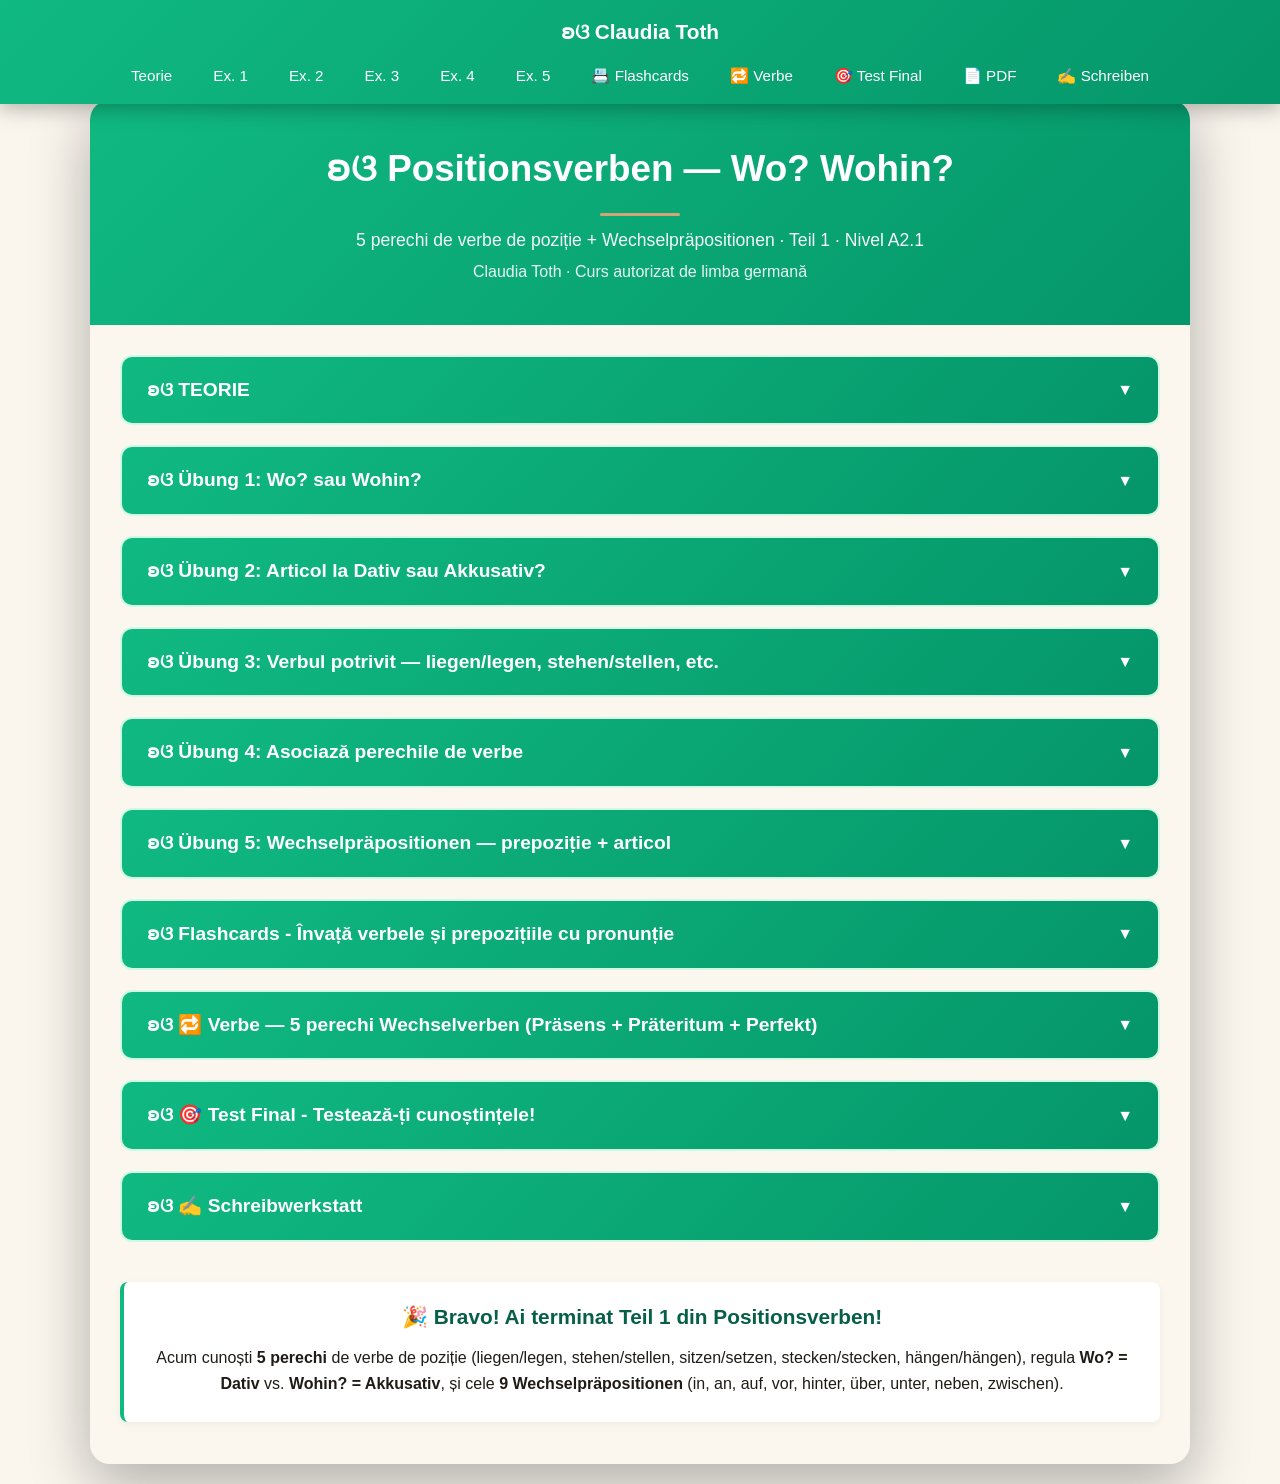
<file: index.html>
<!DOCTYPE html>
<html lang="ro">
<head>
    <meta charset="UTF-8">
    <meta name="robots" content="noindex, nofollow">
    <meta name="viewport" content="width=device-width, initial-scale=1.0">
    <title>Positionsverben — Wo? Wohin? + 5 perechi de verbe · Teil 1 (A2.1)</title>
    <link rel="stylesheet" href="styles.css">
</head>
<body>
    <nav class="navbar">
        <a href="#top" class="navbar-logo">ʚଓ Claudia Toth</a>
        <ul class="navbar-menu">
            <li><a href="#teorie" onclick="openSection(0)">Teorie</a></li>
            <li><a href="#ex1" onclick="openSection(1)">Ex. 1</a></li>
            <li><a href="#ex2" onclick="openSection(2)">Ex. 2</a></li>
            <li><a href="#ex3" onclick="openSection(3)">Ex. 3</a></li>
            <li><a href="#ex4" onclick="openSection(4)">Ex. 4</a></li>
            <li><a href="#ex5" onclick="openSection(5)">Ex. 5</a></li>
            <li><a href="#flashcards" onclick="openSection(6)">📇 Flashcards</a></li>
            <li><a href="#verbe" onclick="openSection(7)">🔁 Verbe</a></li>
            <li><a href="#final-test" onclick="openSection(8)">🎯 Test Final</a></li>
            <li><a href="positionsverben-teil-1.pdf" download>📄 PDF</a></li>
            <li><a href="#schreibwerkstatt" onclick="openSection(9)">✍️ Schreiben</a></li>
        </ul>
    </nav>

    <div class="container" id="top">
        <div class="header">
            <h1>ʚଓ Positionsverben — Wo? Wohin?</h1>
            <p class="subtitle">5 perechi de verbe de poziție + Wechselpräpositionen · Teil 1 · Nivel A2.1</p>
            <p>Claudia Toth · Curs autorizat de limba germană</p>
        </div>

        <div class="content">
            <div class="section" id="teorie">
                <div class="section-header" onclick="toggleMainSection(0)">
                    <h3>ʚଓ TEORIE</h3>
                    <span class="arrow">▼</span>
                </div>
                <div class="section-content" id="main-section-0">
                    <div id="theory-container"></div>
                </div>
            </div>

            <div class="section" id="ex1">
                <div class="section-header" onclick="toggleMainSection(1)">
                    <h3>ʚଓ Übung 1: Wo? sau Wohin?</h3>
                    <span class="arrow">▼</span>
                </div>
                <div class="section-content" id="main-section-1">
                    <div id="ex1-container"></div>
                    <div class="btn-container">
                        <button class="btn btn-check" onclick="checkExercise(1)">✓ Verifica</button>
                        <button class="btn btn-reset" onclick="resetExercise(1)">↻ Reseteaza</button>
                    </div>
                    <div class="score" id="score-1"></div>
                </div>
            </div>

            <div class="section" id="ex2">
                <div class="section-header" onclick="toggleMainSection(2)">
                    <h3>ʚଓ Übung 2: Articol la Dativ sau Akkusativ?</h3>
                    <span class="arrow">▼</span>
                </div>
                <div class="section-content" id="main-section-2">
                    <div id="ex2-container"></div>
                    <div class="btn-container">
                        <button class="btn btn-check" onclick="checkExercise(2)">✓ Verifica</button>
                        <button class="btn btn-reset" onclick="resetExercise(2)">↻ Reseteaza</button>
                    </div>
                    <div class="score" id="score-2"></div>
                </div>
            </div>

            <div class="section" id="ex3">
                <div class="section-header" onclick="toggleMainSection(3)">
                    <h3>ʚଓ Übung 3: Verbul potrivit — liegen/legen, stehen/stellen, etc.</h3>
                    <span class="arrow">▼</span>
                </div>
                <div class="section-content" id="main-section-3">
                    <div id="ex3-container"></div>
                    <div class="btn-container">
                        <button class="btn btn-check" onclick="checkExercise(3)">✓ Verifica</button>
                        <button class="btn btn-reset" onclick="resetExercise(3)">↻ Reseteaza</button>
                    </div>
                    <div class="score" id="score-3"></div>
                </div>
            </div>

            <div class="section" id="ex4">
                <div class="section-header" onclick="toggleMainSection(4)">
                    <h3>ʚଓ Übung 4: Asociază perechile de verbe</h3>
                    <span class="arrow">▼</span>
                </div>
                <div class="section-content" id="main-section-4">
                    <div id="ex4-container"></div>
                    <div class="btn-container">
                        <button class="btn btn-check" onclick="checkExercise(4)">✓ Verifica</button>
                        <button class="btn btn-reset" onclick="resetExercise(4)">↻ Reseteaza</button>
                    </div>
                    <div class="score" id="score-4"></div>
                </div>
            </div>

            <div class="section" id="ex5">
                <div class="section-header" onclick="toggleMainSection(5)">
                    <h3>ʚଓ Übung 5: Wechselpräpositionen — prepoziție + articol</h3>
                    <span class="arrow">▼</span>
                </div>
                <div class="section-content" id="main-section-5">
                    <div id="ex5-container"></div>
                    <div class="btn-container">
                        <button class="btn btn-check" onclick="checkExercise(5)">✓ Verifica</button>
                        <button class="btn btn-reset" onclick="resetExercise(5)">↻ Reseteaza</button>
                    </div>
                    <div class="score" id="score-5"></div>
                </div>
            </div>

            <div class="section" id="flashcards">
                <div class="section-header" onclick="toggleMainSection(6)">
                    <h3>ʚଓ Flashcards - Învață verbele și prepozițiile cu pronunție</h3>
                    <span class="arrow">▼</span>
                </div>
                <div class="section-content" id="main-section-6">
                    <div id="flashcards-container"></div>
                </div>
            </div>

            <div class="section" id="verbe">
                <div class="section-header" onclick="toggleMainSection(7)">
                    <h3>ʚଓ 🔁 Verbe — 5 perechi Wechselverben (Präsens + Präteritum + Perfekt)</h3>
                    <span class="arrow">▼</span>
                </div>
                <div class="section-content" id="main-section-7">
                    <div id="verbs-container"></div>
                </div>
            </div>

            <div class="section" id="final-test">
                <div class="section-header" onclick="toggleMainSection(8)">
                    <h3>ʚଓ 🎯 Test Final - Testează-ți cunoștințele!</h3>
                    <span class="arrow">▼</span>
                </div>
                <div class="section-content" id="main-section-8">
                    <div id="final-test-container"></div>
                </div>
            </div>

            <div class="section" id="schreibwerkstatt">
                <div class="section-header" onclick="toggleMainSection(9)">
                    <h3>ʚଓ ✍️ Schreibwerkstatt</h3>
                    <span class="arrow">▼</span>
                </div>
                <div class="section-content" id="main-section-9">
                    <div class="theory-box" style="background:linear-gradient(135deg,#ecfdf5 0%,#d1fae5 100%); border-left:4px solid #10B981;">
                        <h4 style="color:#065f46;">✍️ Tema ta de scriere</h4>
                        <p>Scrie <strong>5–6 propoziții</strong> cu verbele de poziție (stellen/stehen, legen/liegen, hängen, setzen/sitzen) + Wo? (Dativ) / Wohin? (Akkusativ).</p>
                    </div>
                    <div class="theory-box" style="background:#FBF7EF;">
                        <h4>💡 Întrebări care te ajută să începi</h4>
                        <ul style="margin:6px 0 0 18px; line-height:1.8;">
                            <li><strong>Wohin stellst du die Flasche?</strong> (Unde pui sticla? — Akkusativ)</li>
                            <li><strong>Wo steht die Flasche?</strong> (Unde stă sticla? — Dativ)</li>
                            <li><strong>Wohin legst du das Buch?</strong> (Unde pui cartea?)</li>
                            <li><strong>Wo liegt es?</strong> (Unde stă ea?)</li>
                        </ul>
                    </div>
                    <div class="theory-box" style="background:#F5F0E8; border-left:4px solid #D4A574;">
                        <h4>📝 Un model, ca să-ți fie mai ușor</h4>
                        <p style="color:#065f46;"><em>Ich stelle die Flasche auf den Tisch. Jetzt steht die Flasche auf dem Tisch. Ich lege das Buch in das Regal. Das Buch liegt im Regal. Ich setze mich auf das Sofa und sitze dort bequem.</em></p>
                        <p style="color:#5A5147; font-style:italic;">(Pun sticla pe masă. Acum sticla stă pe masă. Pun cartea în raft. Cartea stă în raft. Mă așez pe canapea și stau acolo confortabil.)</p>
                    </div>
                    <div style="text-align:center; margin-top:22px;">
                        <p style="color:#047857; margin-bottom:14px; font-size:1rem;">Când ești gata, trimite-mi textul tău. Îl citesc personal și îți răspund pe email cu corectările. 🦋</p>
                        <a href="https://forms.gle/huCpviatenBUeg7dA" target="_blank" rel="noopener noreferrer" style="display:inline-block; background:#10B981; color:white; padding:14px 32px; border-radius:10px; text-decoration:none; font-weight:bold; font-size:1.05rem; box-shadow:0 2px 6px rgba(16,185,129,0.3);">✍️ Trimite textul Claudiei →</a>
                        <p style="color:#5A5147; font-size:0.78rem; margin-top:12px; font-style:italic;">ʚଓ Nu uita să-ți treci adresa de email în formular</p>
                    </div>
                </div>
            </div>

            <div class="theory-box" style="text-align: center; margin-top: 40px;">
                <p style="font-size: 1.3rem; font-weight: bold; color: #065f46;">🎉 Bravo! Ai terminat Teil 1 din Positionsverben!</p>
                <p style="margin-top: 12px;">Acum cunoști <strong>5 perechi</strong> de verbe de poziție (liegen/legen, stehen/stellen, sitzen/setzen, stecken/stecken, hängen/hängen), regula <strong>Wo? = Dativ</strong> vs. <strong>Wohin? = Akkusativ</strong>, și cele <strong>9 Wechselpräpositionen</strong> (in, an, auf, vor, hinter, über, unter, neben, zwischen).</p>
            </div>
        </div>
    </div>

    <script src="theory.js"></script>
    <script src="exercises.js"></script>
    <script src="flashcards.js"></script>
    <script src="verbs.js"></script>
    <script src="final-test.js"></script>
    <script src="main.js"></script>
</body>
</html>
</file>
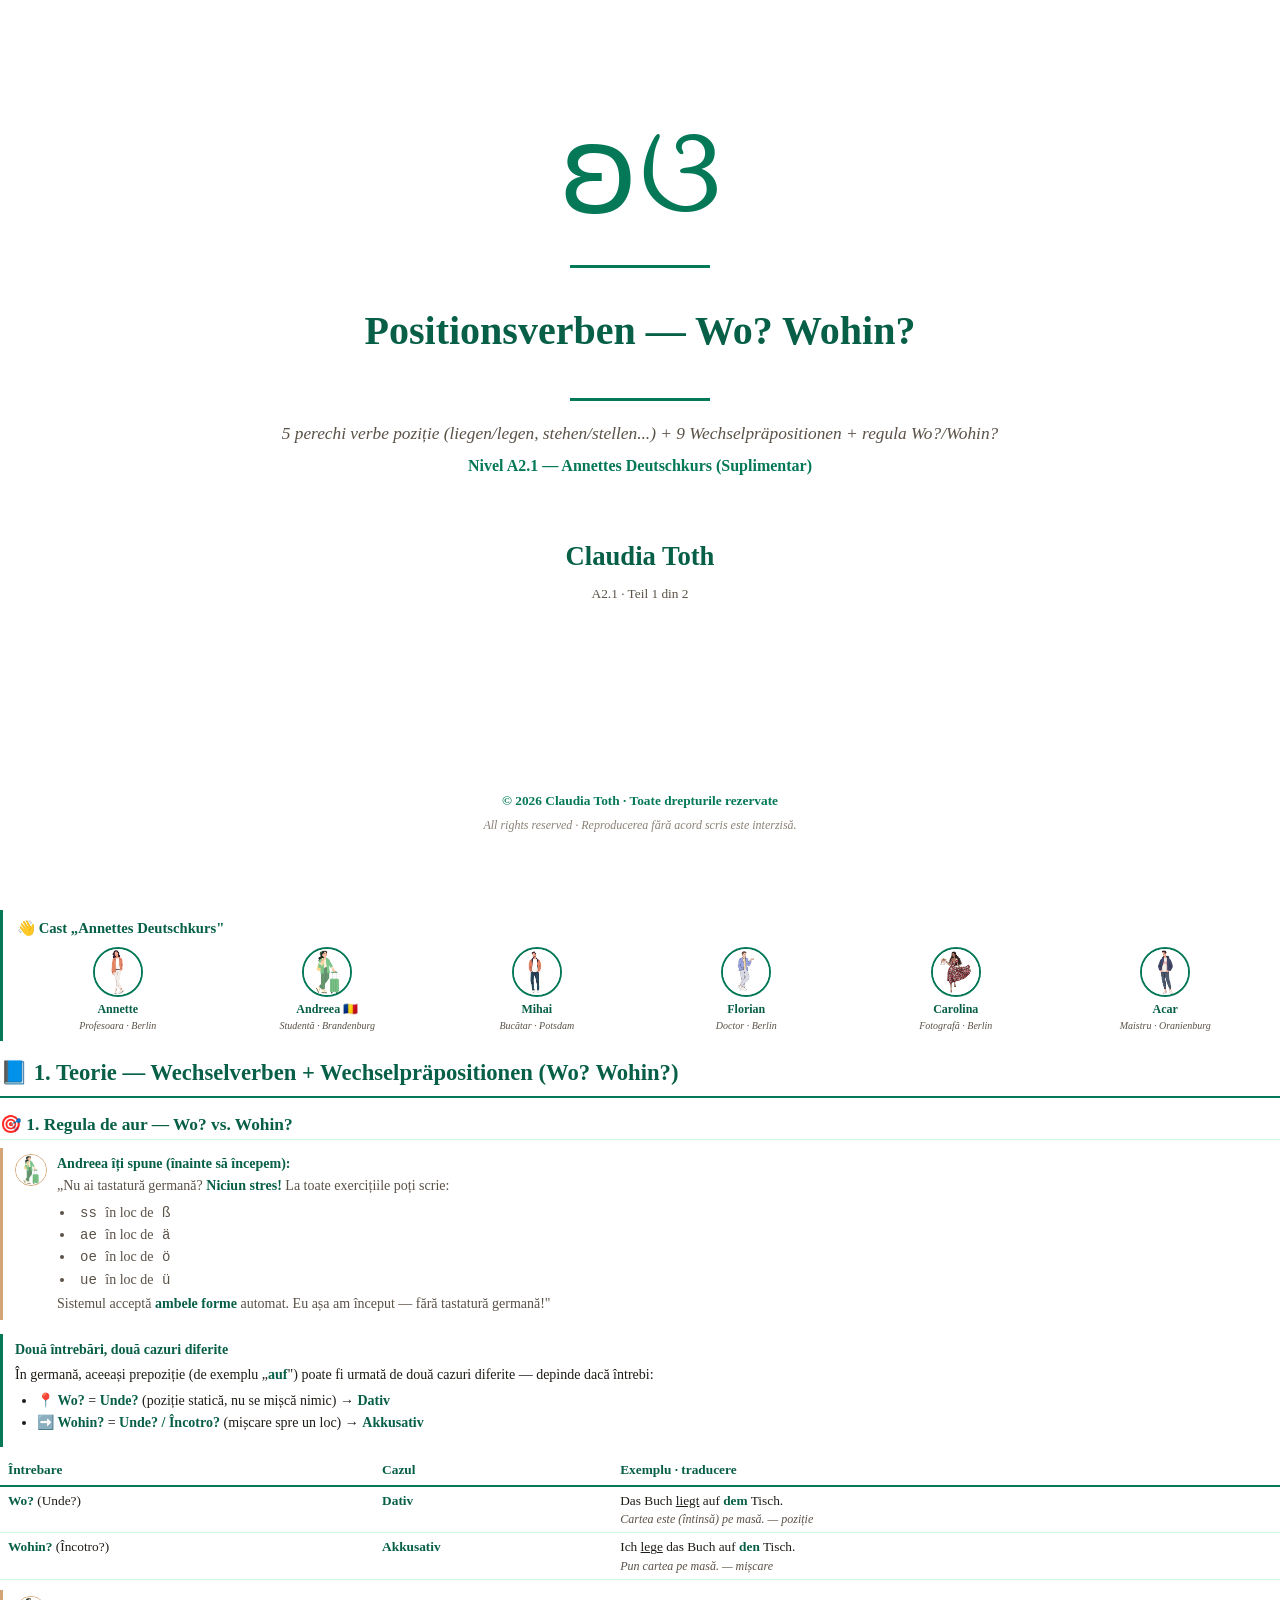
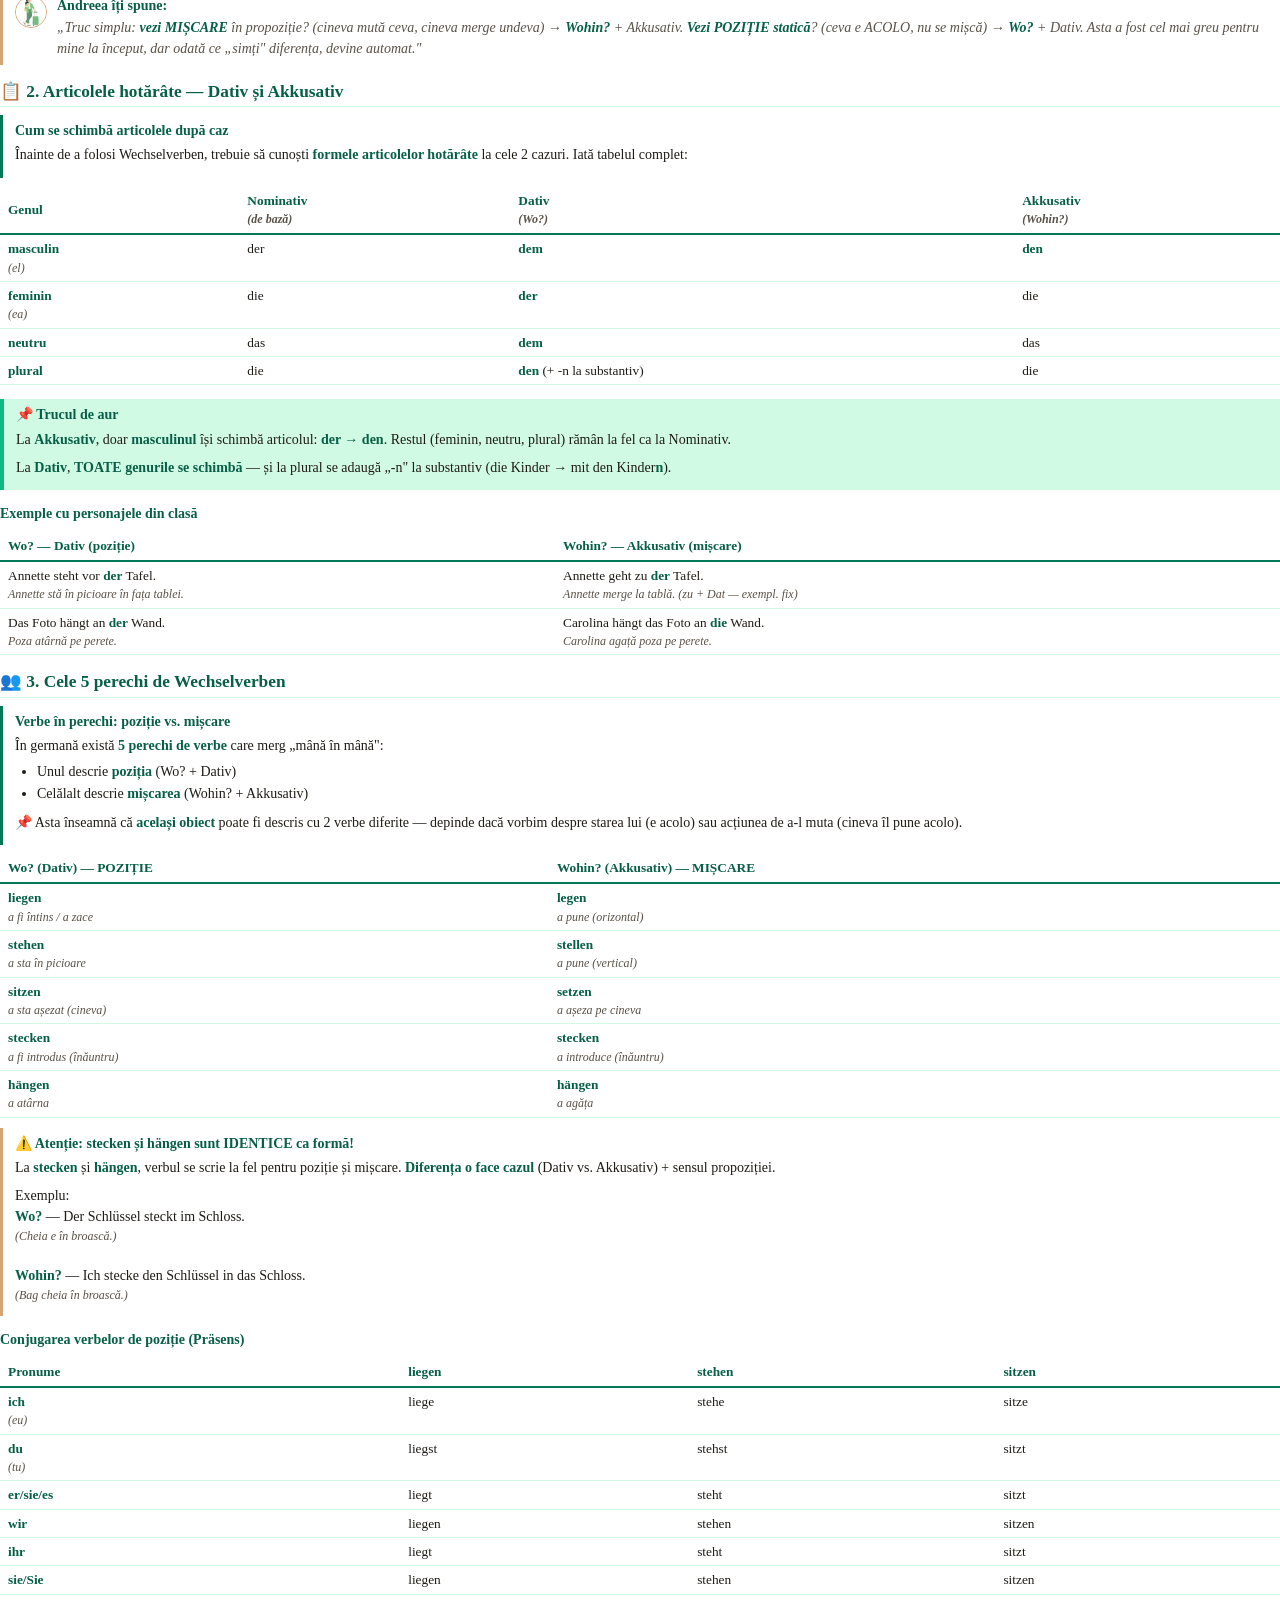
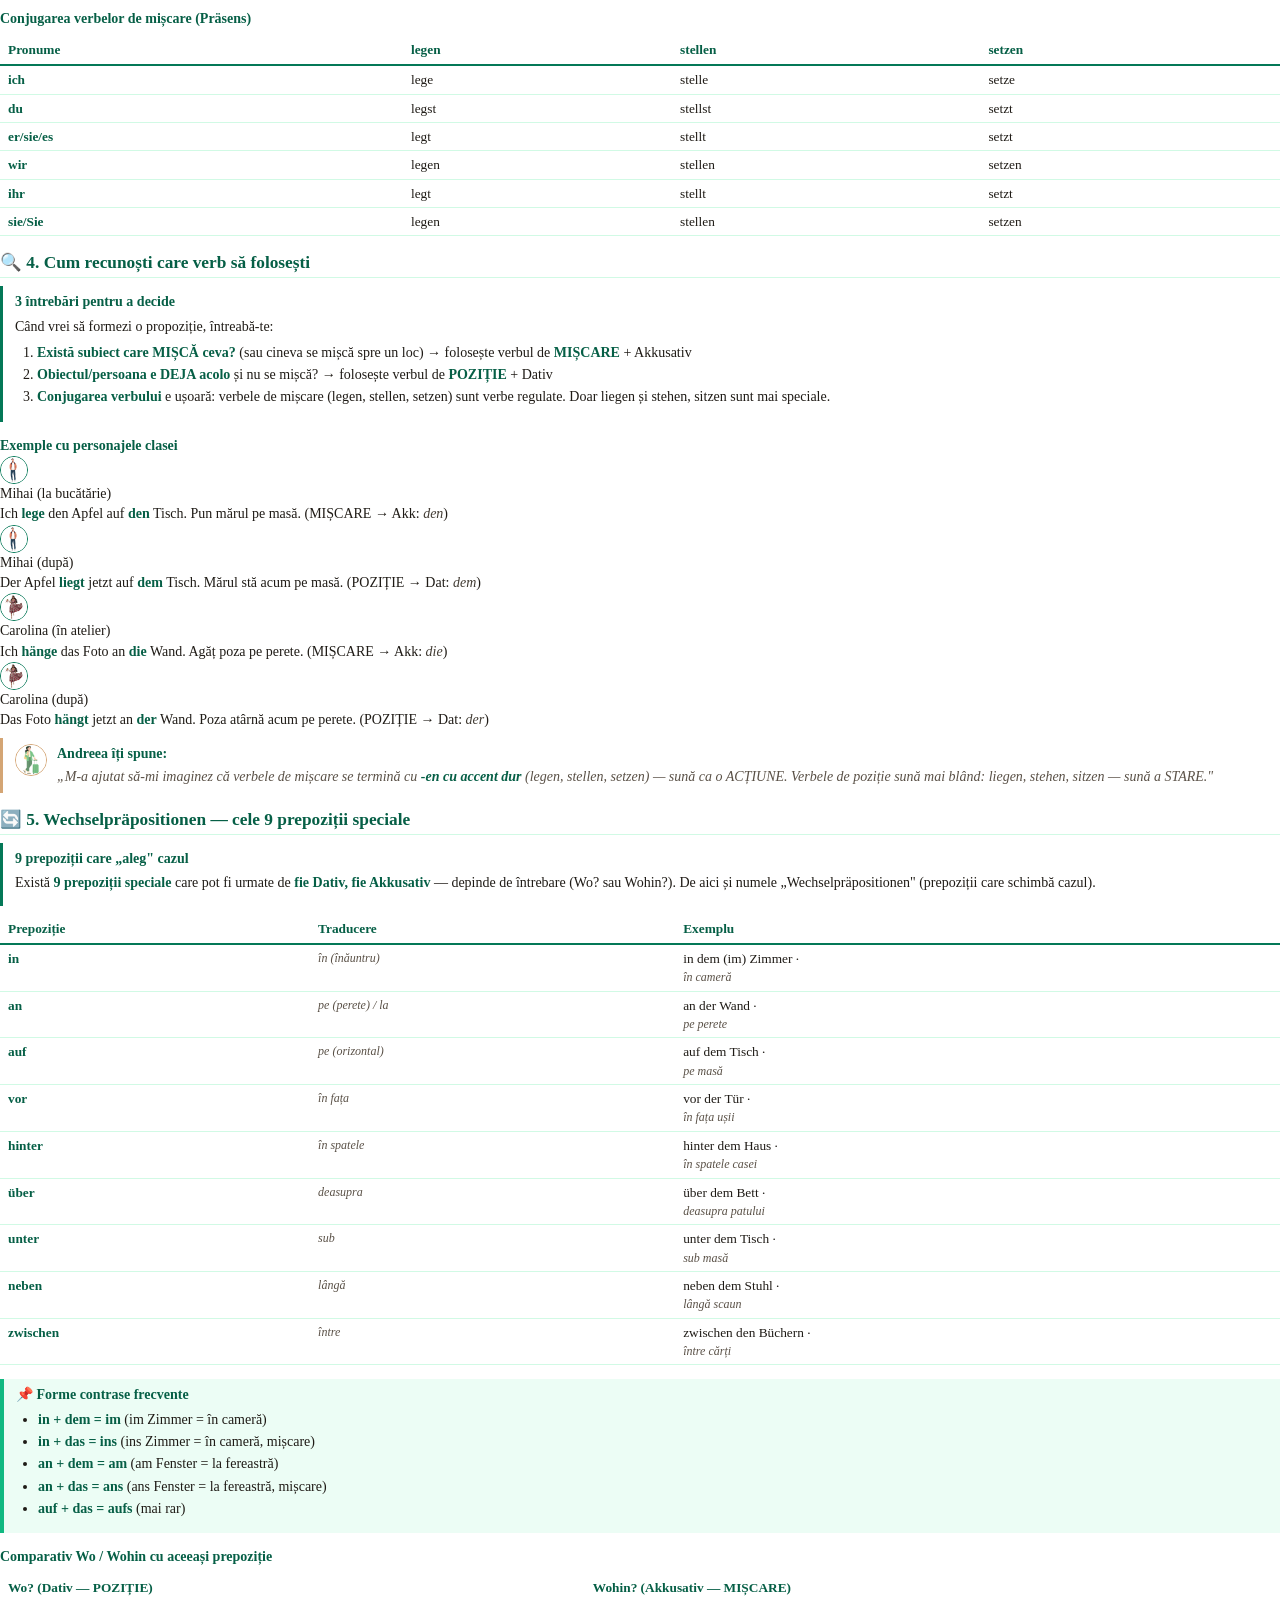
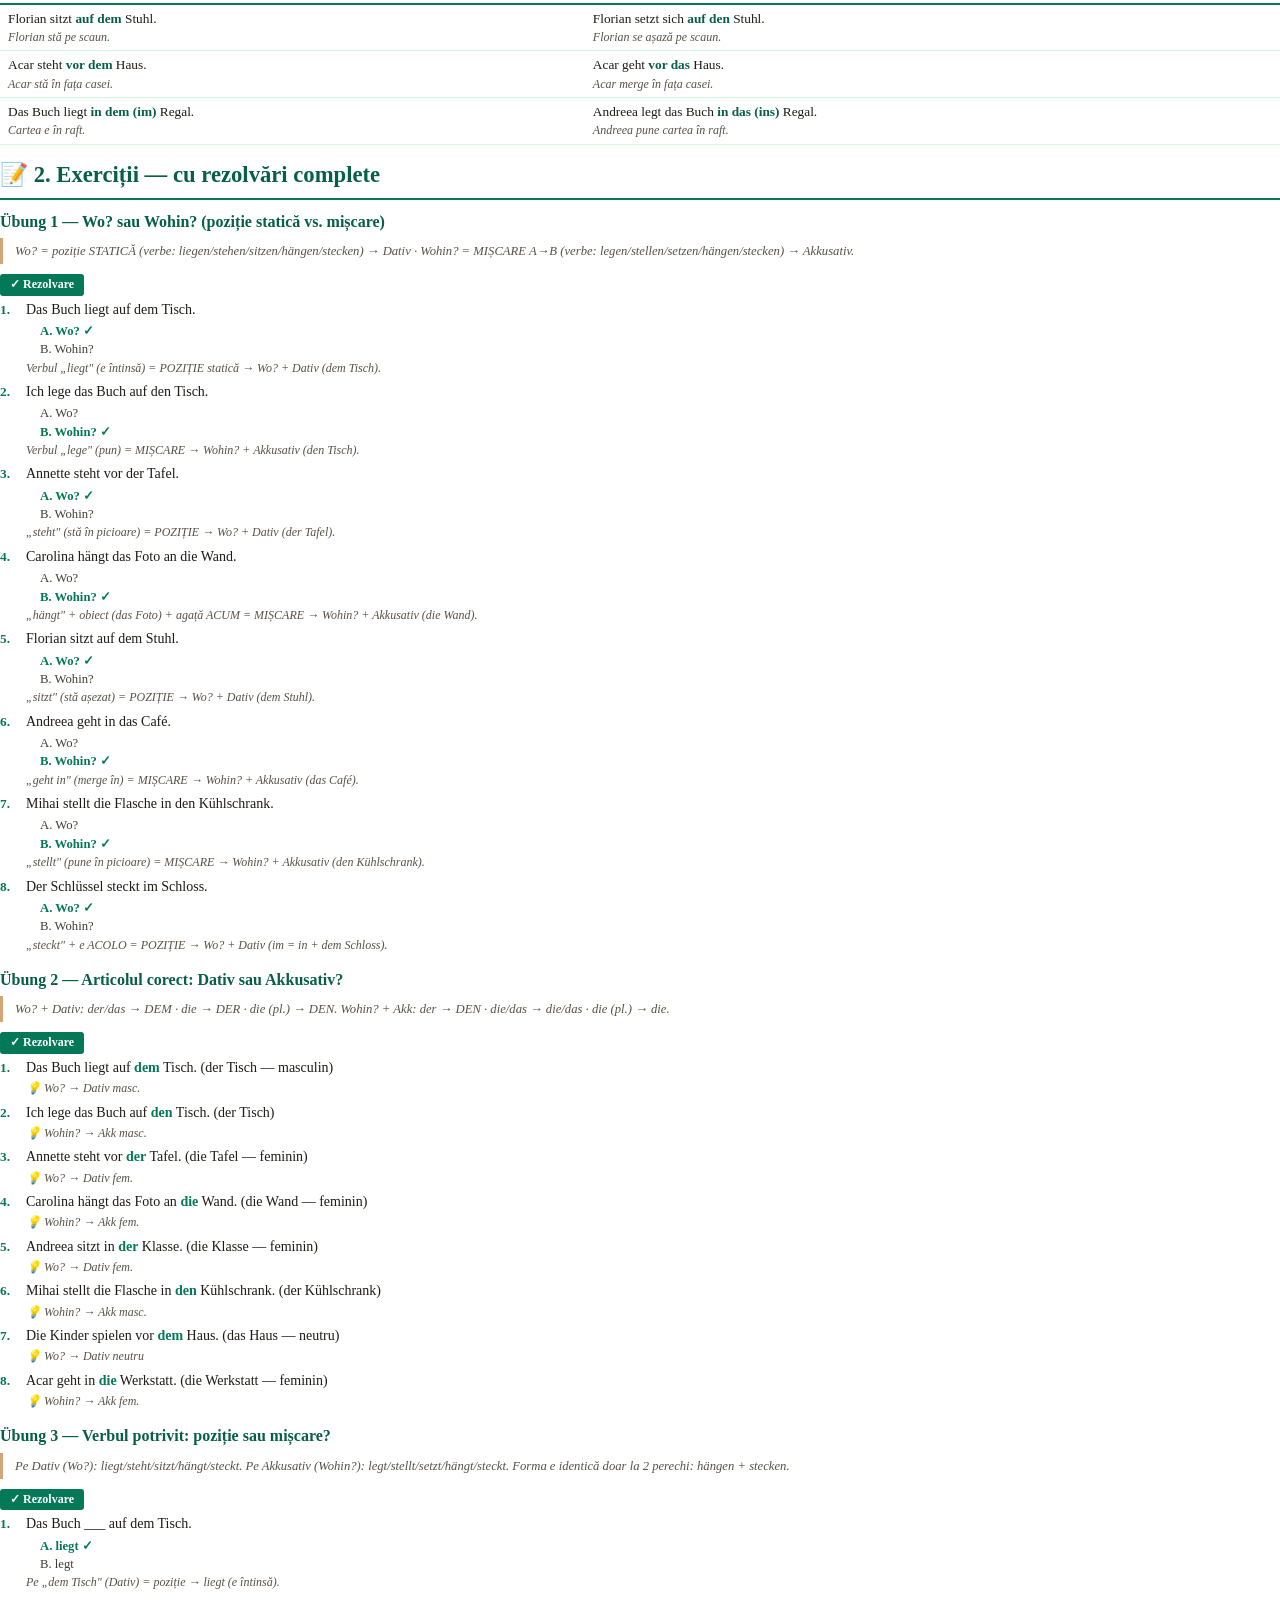
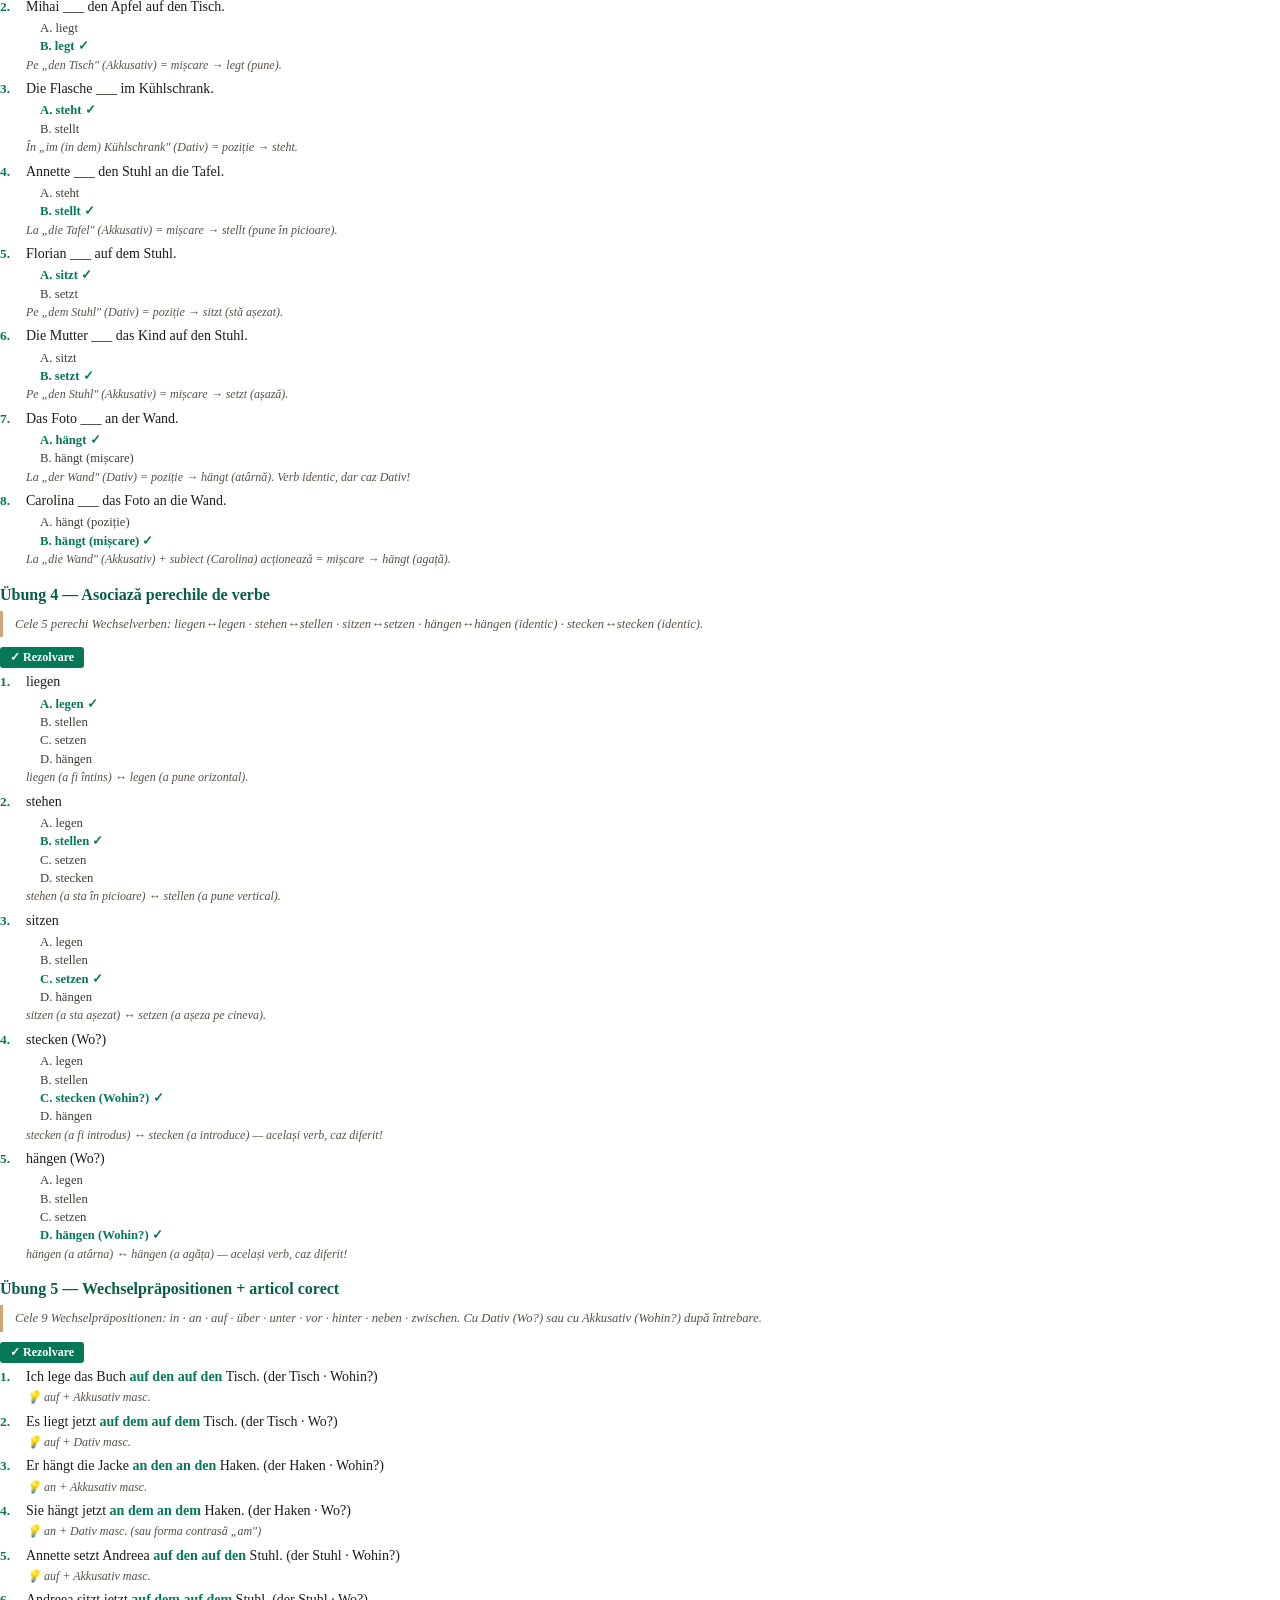
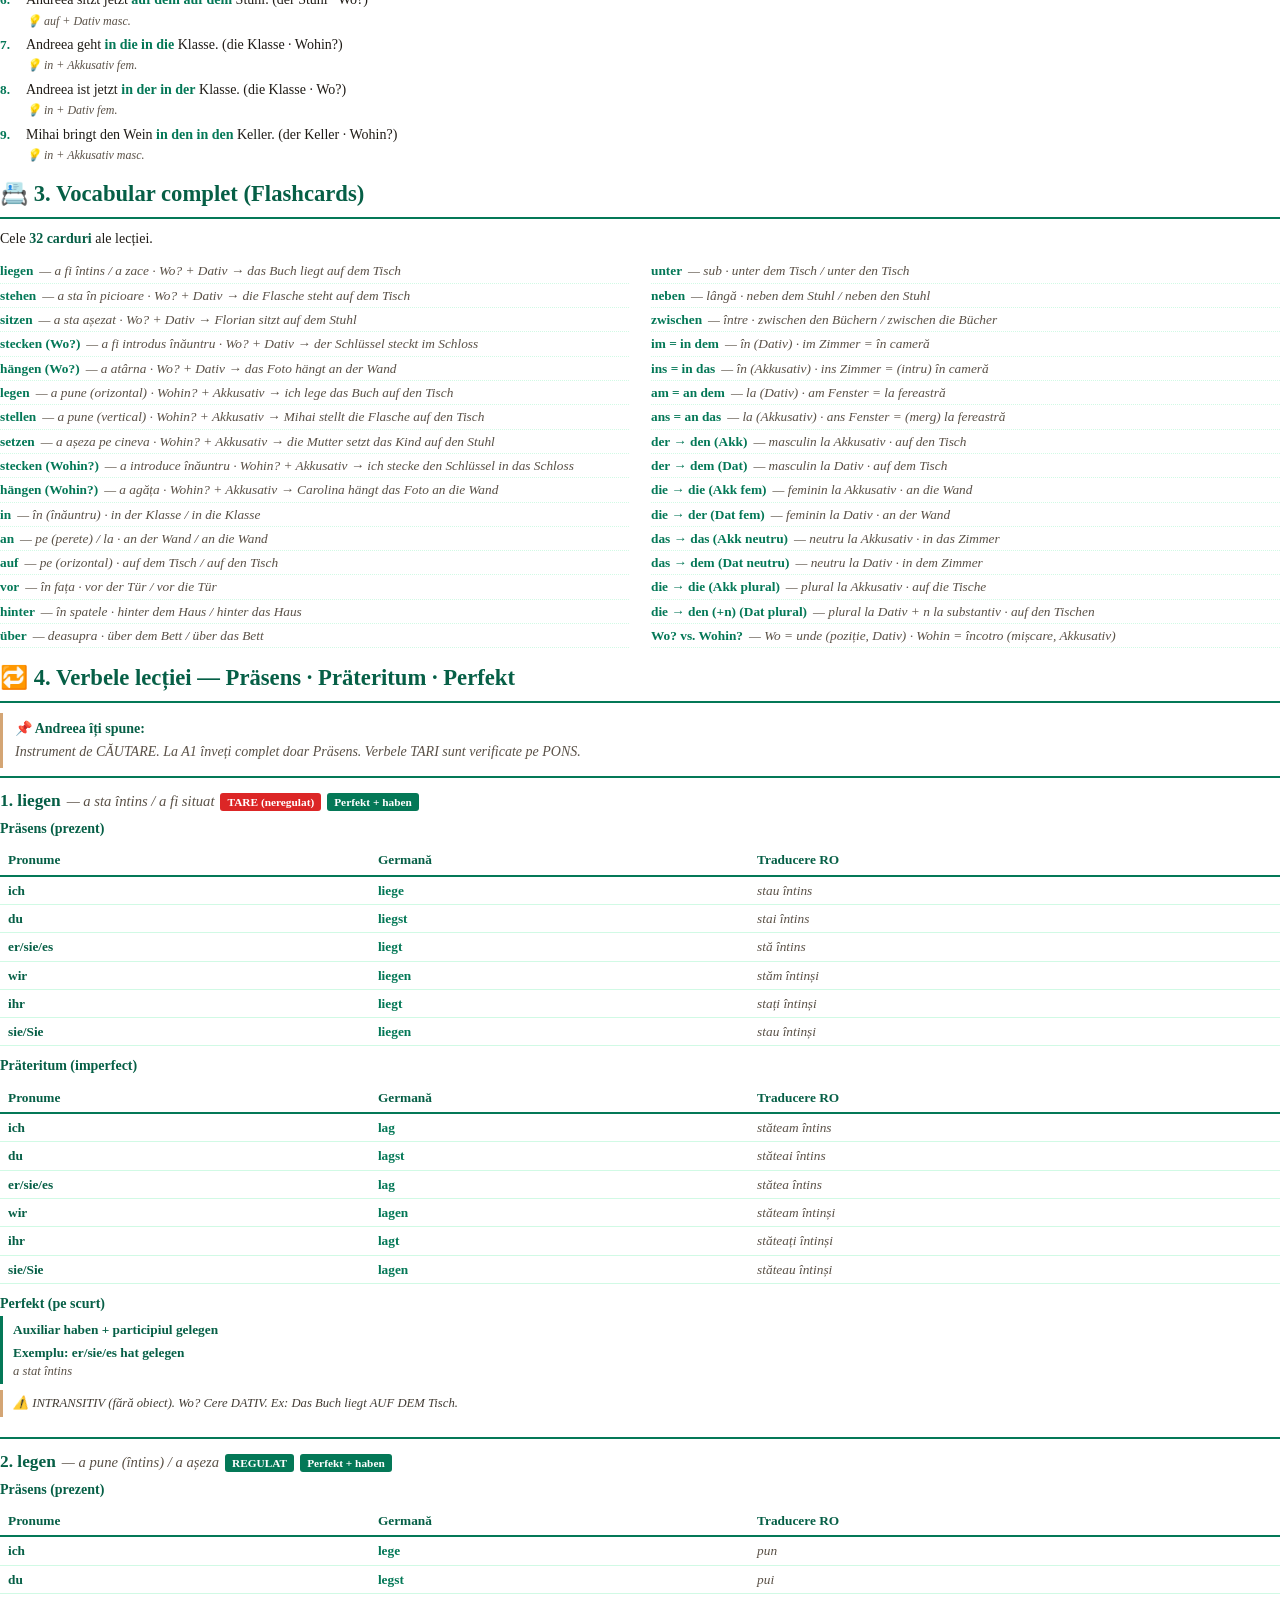
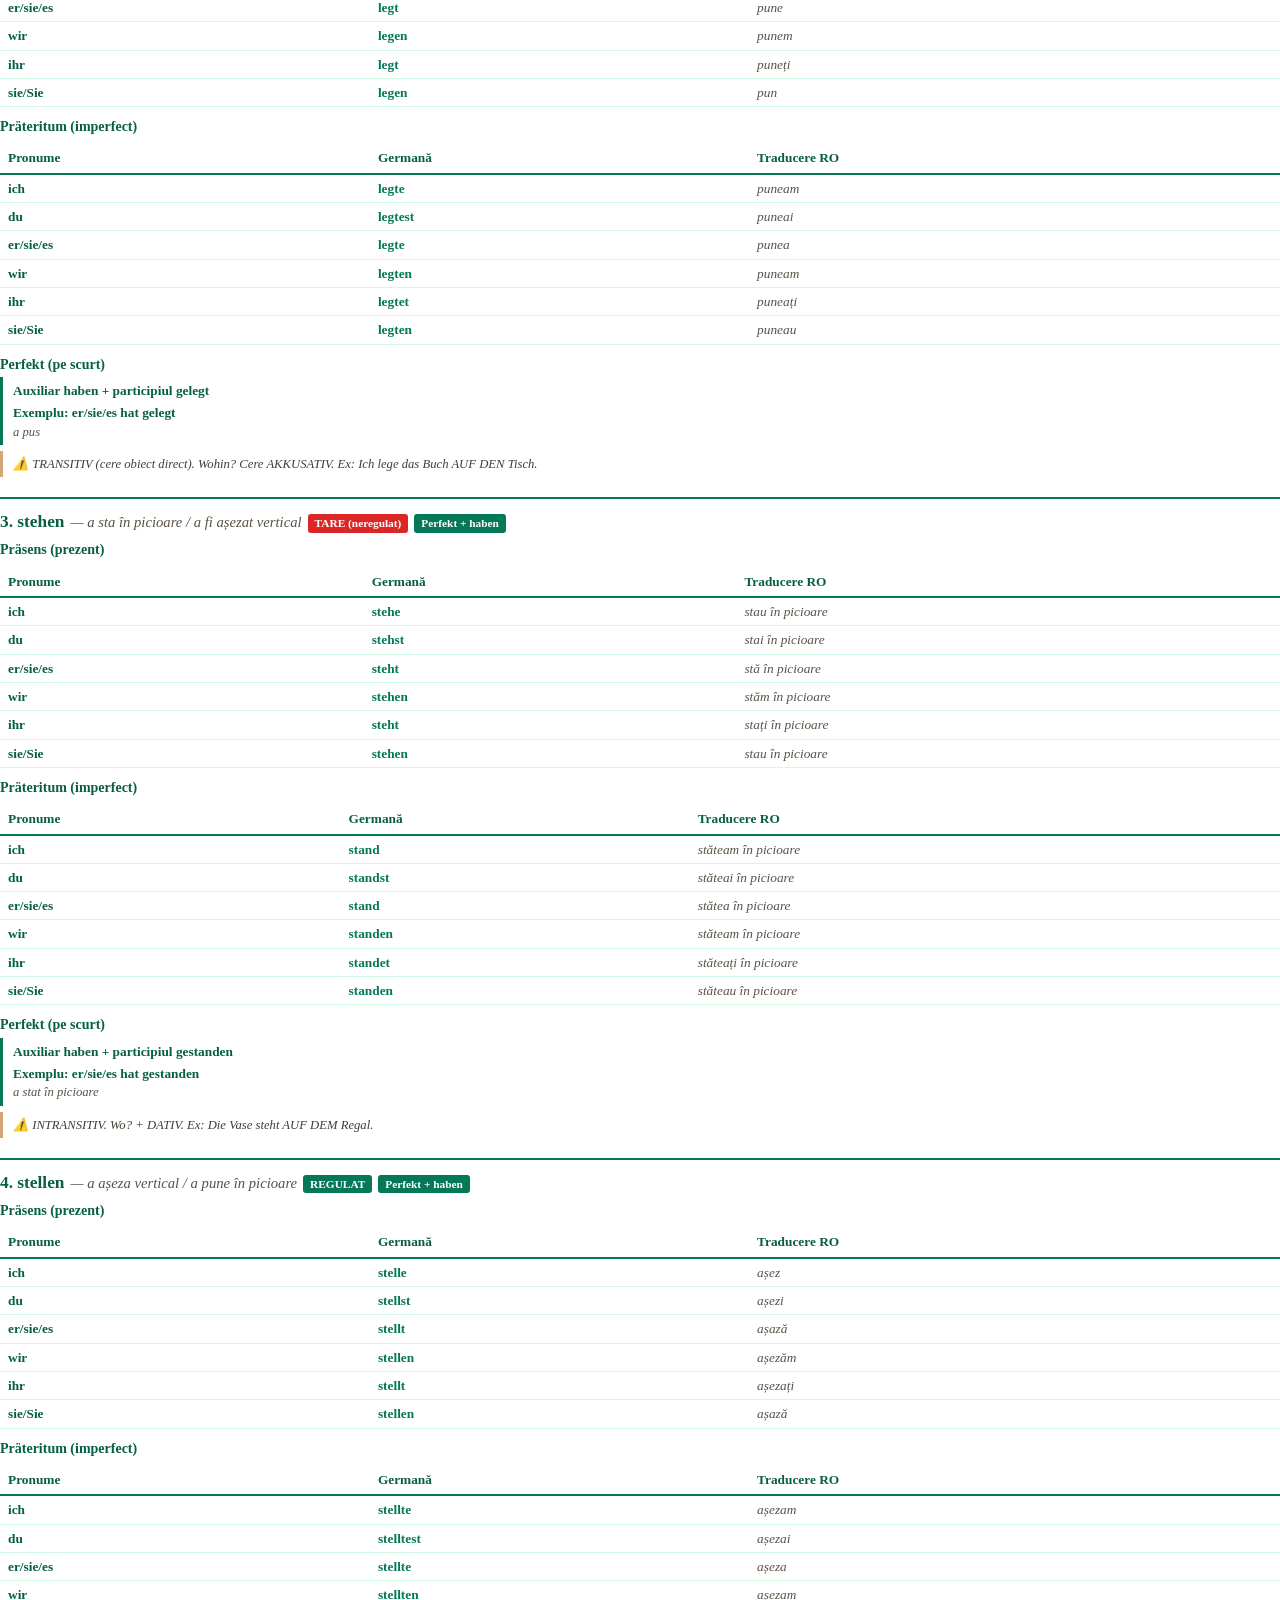
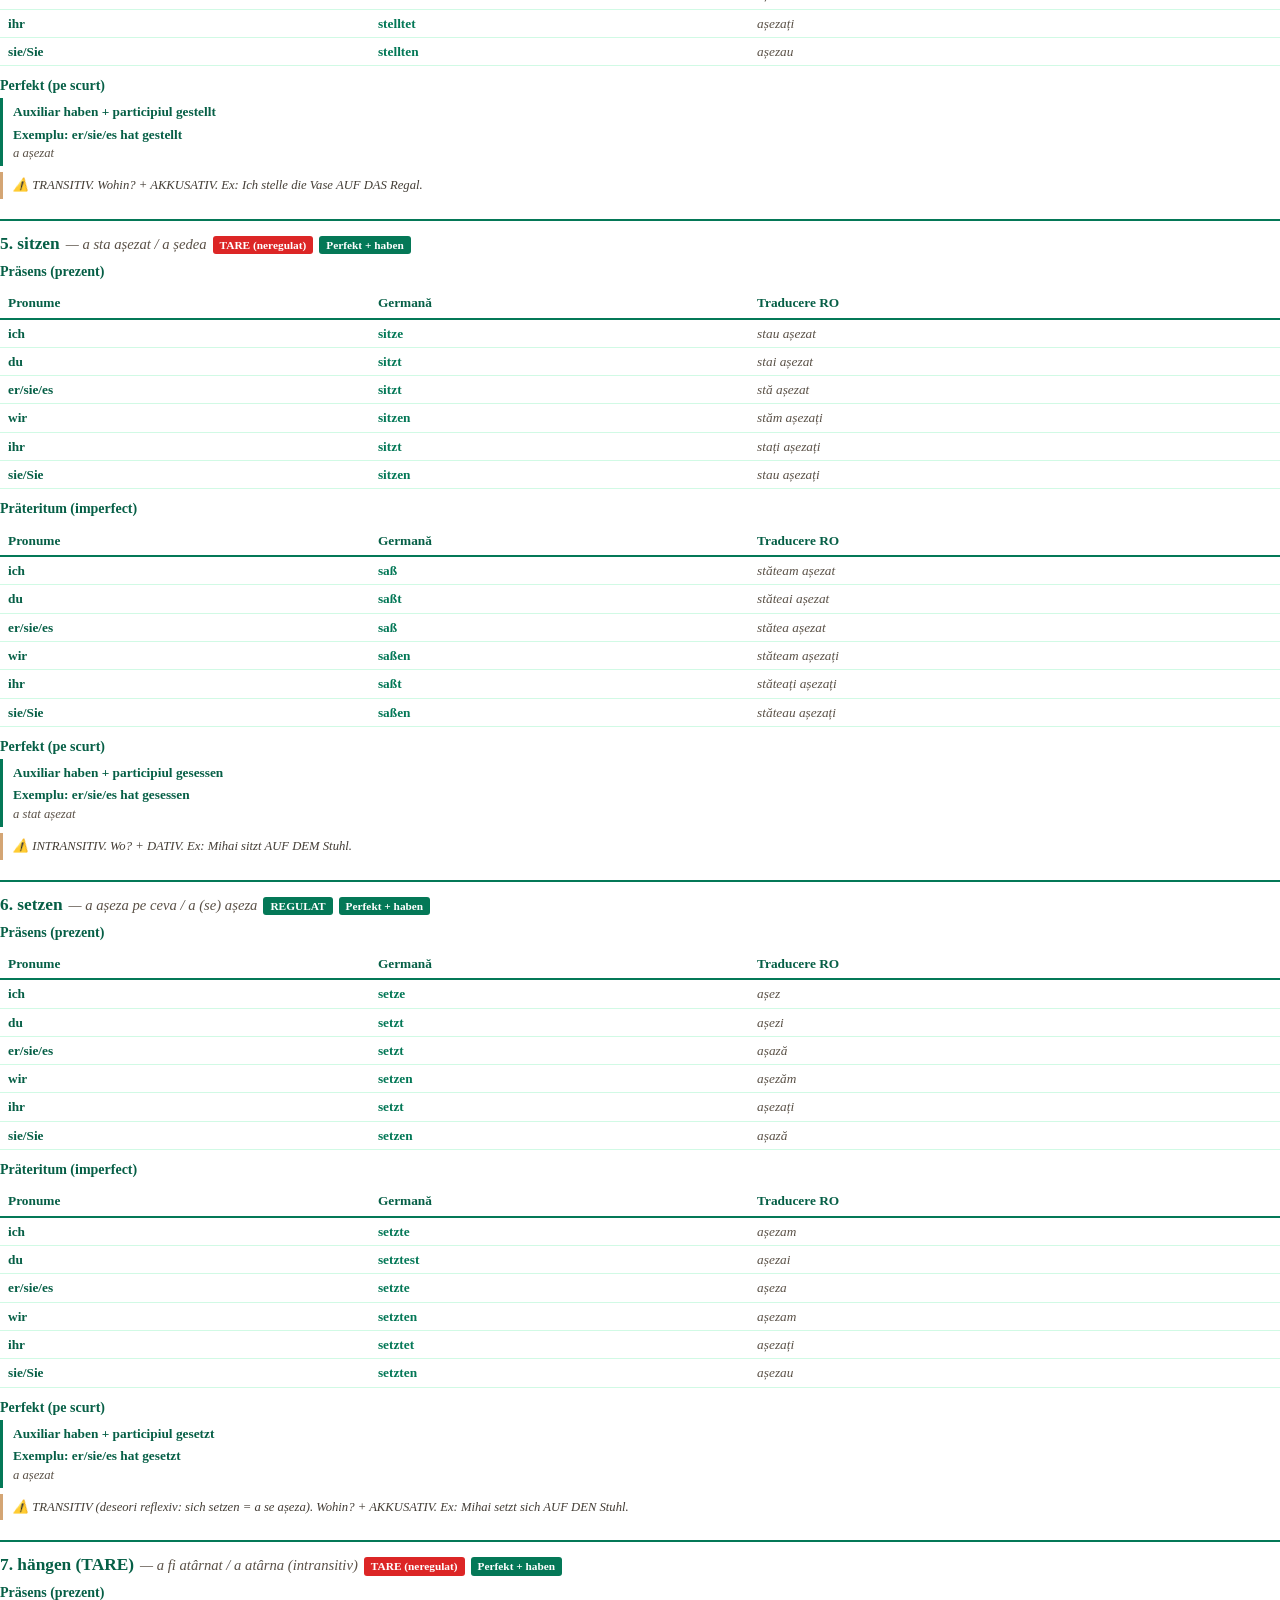
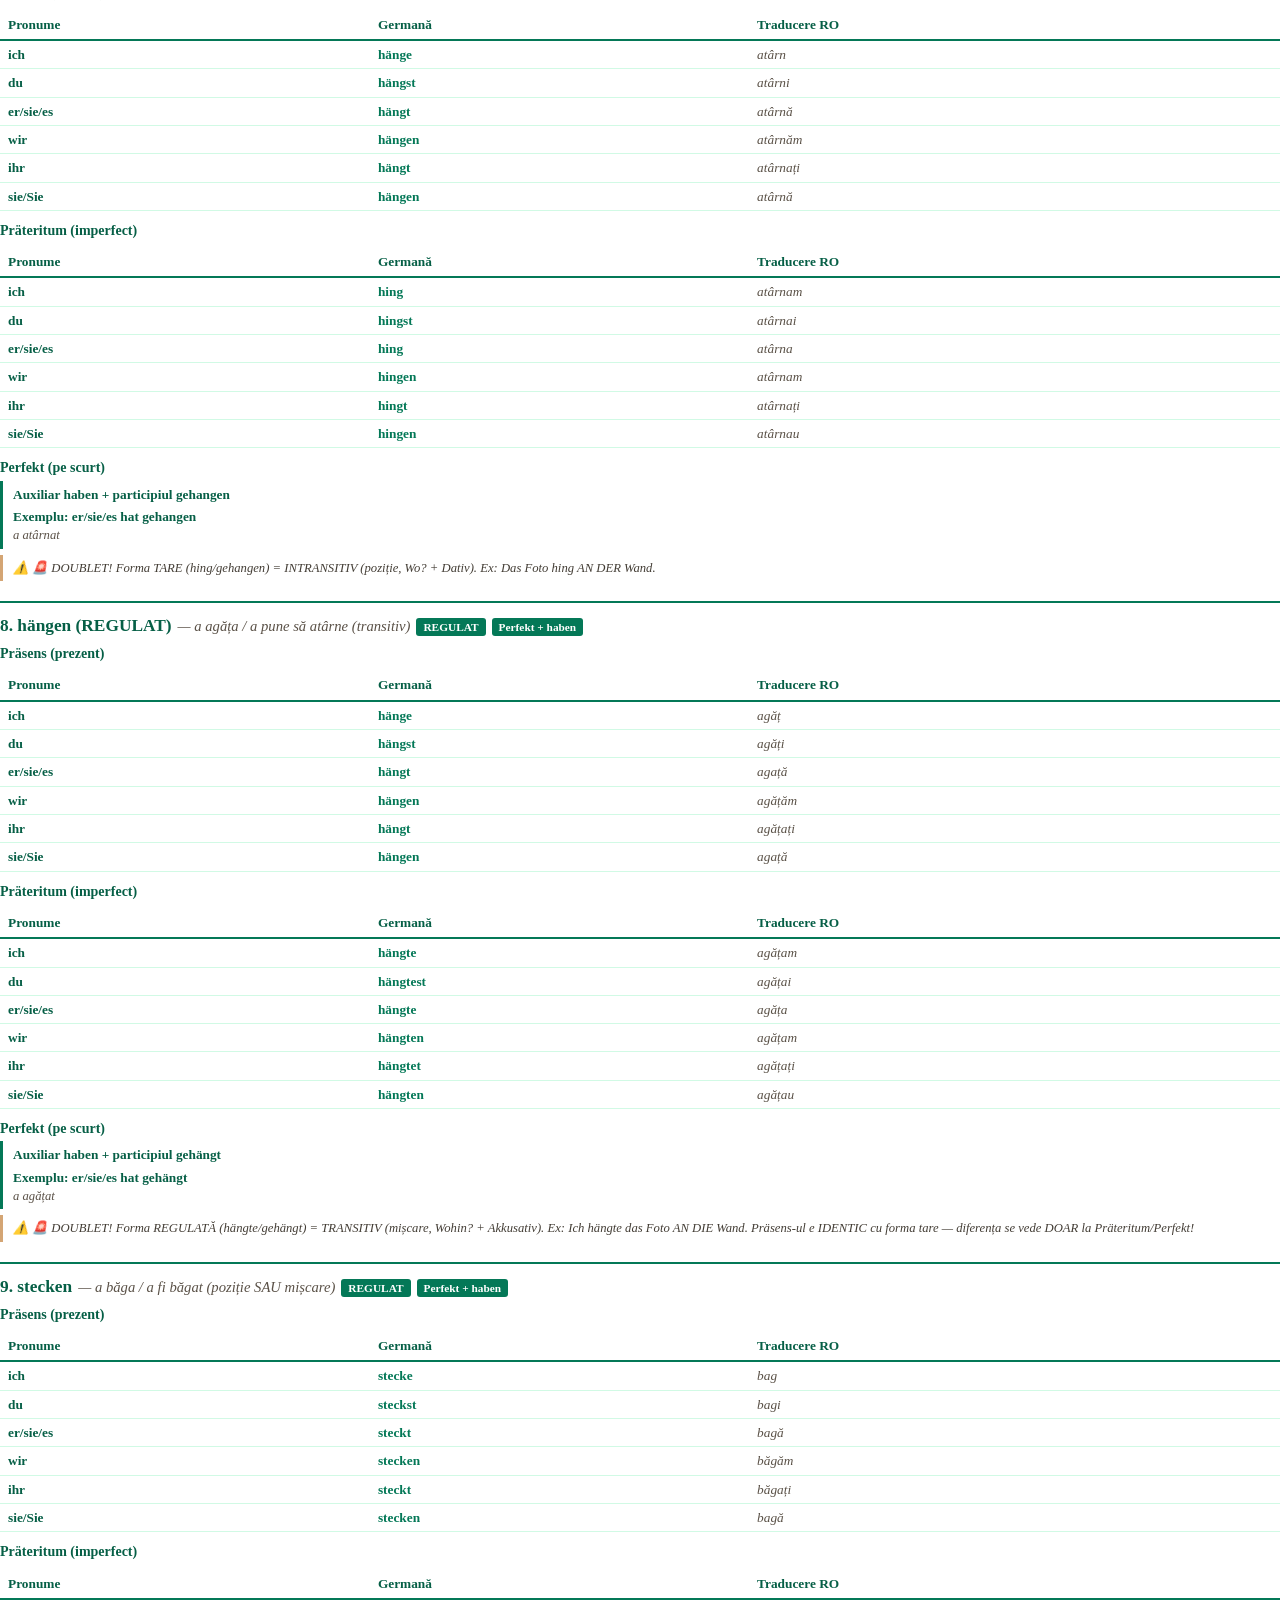
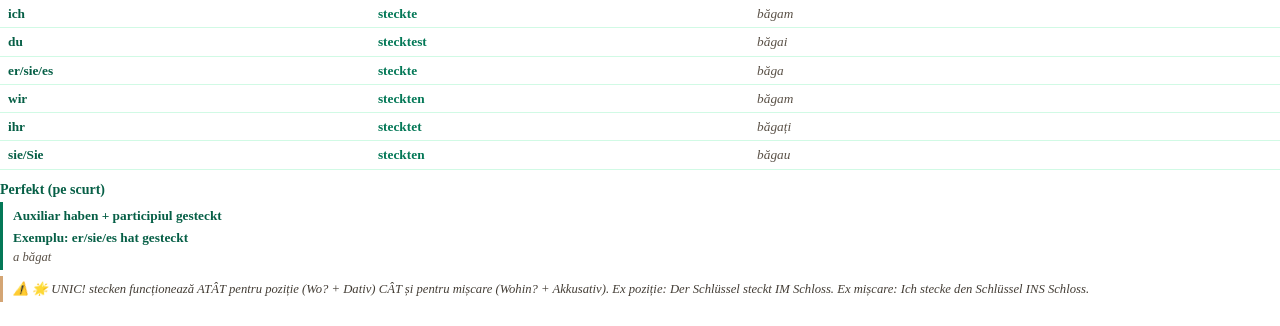
<file: pdf.html>
<!DOCTYPE html>
<html lang="ro">
<head>
    <meta charset="UTF-8">
    <meta name="robots" content="noindex, nofollow">
    <title>Positionsverben — Wo? Wohin? · Claudia Toth · A2.1 · Teil 1</title>
    <style>
        @page { size: A4; margin: 22mm 18mm 22mm 18mm;
            @bottom-center { content: "ʚଓ Claudia Toth · Positionsverben — Wo? Wohin? · A2.1 · Teil 1 din 2 · © 2026 — Toate drepturile rezervate · pag. " counter(page) " / " counter(pages); font-size: 8.5pt; color: #047857; font-family: 'Georgia', 'Times New Roman', serif; }
        }
        @page :first { margin: 0; @bottom-center { content: ""; } }
        * { box-sizing: border-box; margin: 0; padding: 0; }
        body { font-family: 'Georgia', 'Times New Roman', serif; color: #1F1B16; line-height: 1.45; font-size: 10.5pt; -webkit-print-color-adjust: exact; print-color-adjust: exact; }
        .cover { width: 100%; min-height: 100vh; padding: 80px 60px 60px; text-align: center; display: flex; flex-direction: column; align-items: center; justify-content: flex-start; page-break-after: always; }
        .cover-symbol { font-size: 90pt; color: #047857; line-height: 1; margin: 30px 0 15px; font-family: 'Segoe UI Emoji', 'Segoe UI', sans-serif; }
        .cover-divider { width: 140px; height: 3px; background: #047857; margin: 20px 0; border: none; }
        .cover-title { font-size: 30pt; color: #065f46; font-weight: bold; margin: 14px 0 18px; font-family: 'Georgia', serif; }
        .cover-subtitle { font-size: 13pt; color: #5A5147; font-style: italic; margin-bottom: 8px; }
        .cover-level { font-size: 12pt; color: #047857; font-weight: bold; margin-bottom: 60px; }
        .cover-author { font-size: 20pt; color: #065f46; font-weight: bold; margin-bottom: 8px; }
        .cover-series { font-size: 10pt; color: #5A5147; margin-bottom: 80px; }
        .cover-copyright { margin-top: auto; font-size: 10pt; color: #047857; font-weight: 600; }
        .cover-notice { font-size: 9pt; color: #8a8175; font-style: italic; margin-top: 6px; }
        .content { padding: 0; }
        h1.chapter { color: #065f46; padding: 0 0 6px 0; font-size: 17pt; margin: 14px 0 10px; border-bottom: 2px solid #047857; font-family: 'Georgia', serif; page-break-after: avoid; }
        h2.sub-chapter { color: #065f46; font-size: 13pt; margin: 14px 0 6px; padding-bottom: 2px; border-bottom: 1px solid #d1fae5; font-family: 'Georgia', serif; page-break-after: avoid; }
        p { margin-bottom: 6px; }
        strong { color: #065f46; }
        em { color: #433d35; font-style: italic; }
        ul, ol { margin: 4px 0 8px 22px; }
        li { margin-bottom: 2px; }
        .theory-box { background: transparent; border-left: 3px solid #047857; padding: 6px 12px; margin: 8px 0; page-break-inside: avoid; }
        .theory-box h4 { color: #065f46; font-size: 10.5pt; margin-bottom: 4px; }
        .info-box { border-left-color: #D4A574; }
        .warn-box { border-left-color: #D4A574; }
        .example-box { border-left: 2px dashed #047857; padding: 4px 12px; margin: 4px 0; page-break-inside: avoid; }
        .example-box .de { color: #065f46; font-weight: 600; }
        .example-box .ro { color: #5A5147; font-style: italic; font-size: 9.5pt; margin-top: 1px; }
        table { width: 100%; border-collapse: collapse; margin: 6px 0 10px; font-size: 10pt; page-break-inside: avoid; }
        table thead { background: transparent; }
        table th { padding: 5px 8px; text-align: left; font-weight: bold; color: #065f46; border-bottom: 2px solid #047857; }
        table td { padding: 4px 8px; border-bottom: 1px solid #d1fae5; vertical-align: top; }
        td.verb { color: #047857; font-weight: bold; }
        td.ro-text { color: #5A5147; font-style: italic; }
        .ro-translation { display: block; color: #5A5147; font-style: italic; font-size: 9pt; margin-top: 1px; }
        .andreea-note { border-left: 3px solid #D4A574; padding: 6px 12px; margin: 8px 0; page-break-inside: avoid; font-style: italic; color: #5A5147; display: flex; gap: 10px; align-items: flex-start; }
        .andreea-note .speaker { font-weight: bold; font-style: normal; color: #065f46; margin-bottom: 2px; }
        .andreea-note-avatar { width: 32px; height: 32px; border-radius: 50%; object-fit: cover; flex-shrink: 0; border: 1.5px solid #D4A574; }
        .andreea-note-content { display: block; flex: 1; }
        .dialog-avatar { width: 28px; height: 28px; border-radius: 50%; object-fit: cover; border: 1.5px solid #047857; vertical-align: middle; margin-right: 6px; }
        .cast-banner { border-left: 3px solid #047857; padding: 8px 14px; margin: 10px 0 16px; page-break-inside: avoid; }
        .cast-banner h4 { color: #065f46; font-size: 11pt; margin-bottom: 8px; }
        .cast-grid { display: grid; grid-template-columns: repeat(6, 1fr); gap: 8px; }
        .cast-card { text-align: center; font-size: 8.5pt; page-break-inside: avoid; }
        .cast-card img { width: 50px; height: 50px; border-radius: 50%; object-fit: cover; display: block; margin: 0 auto 4px; border: 2px solid #047857; }
        .cast-card .name { color: #065f46; font-weight: bold; font-size: 9pt; display: block; }
        .cast-card .detail { color: #5A5147; font-style: italic; font-size: 7.5pt; display: block; }
        .ex-block { margin-bottom: 14px; page-break-inside: avoid; }
        .ex-block h3 { color: #065f46; font-size: 12pt; margin-bottom: 5px; }
        .ex-block .instruction { border-left: 3px solid #D4A574; padding: 4px 12px; margin-bottom: 6px; font-size: 9.5pt; color: #5A5147; font-style: italic; }
        .rezolvare-banner { display: inline-block; background: #047857; color: white; padding: 2px 10px; border-radius: 3px; font-size: 9pt; font-weight: bold; margin: 4px 0; -webkit-print-color-adjust: exact; print-color-adjust: exact; }
        .ex-item { display: flex; gap: 8px; margin-bottom: 5px; align-items: flex-start; }
        .ex-num { color: #047857; font-weight: bold; font-size: 10pt; flex-shrink: 0; min-width: 18px; }
        .ex-num::after { content: "."; }
        .ex-body { flex: 1; }
        .ex-q { margin-bottom: 2px; }
        .ex-a { color: #047857; font-weight: bold; font-size: 10pt; margin-top: 2px; }
        .ex-a::before { content: "✓ Rezolvare: "; color: #065f46; }
        .ex-explanation { color: #5A5147; font-size: 9pt; font-style: italic; margin-top: 1px; }
        .options { margin-left: 14px; color: #433d35; font-size: 9.5pt; }
        .options .right { color: #047857; font-weight: bold; }
        .flashcards-grid { columns: 2; column-gap: 22px; margin-top: 8px; }
        .fc-row { break-inside: avoid; padding: 2px 0; border-bottom: 1px dotted #d1fae5; font-size: 10pt; }
        .fc-row .de { color: #047857; font-weight: bold; }
        .fc-row .ro { color: #5A5147; font-style: italic; margin-left: 6px; }
        .verb-card { border-top: 2px solid #047857; padding: 10px 0 8px 0; margin-bottom: 12px; page-break-inside: avoid; }
        .verb-card .vh { display: flex; align-items: baseline; flex-wrap: wrap; gap: 6px; margin-bottom: 6px; }
        .verb-card .vh .name { font-size: 13pt; color: #065f46; font-weight: bold; }
        .verb-card .vh .ro { color: #5A5147; font-style: italic; font-size: 11pt; }
        .verb-card .vh .badge { display: inline-block; padding: 1px 7px; border-radius: 3px; font-size: 8.5pt; color: white; font-weight: bold; -webkit-print-color-adjust: exact; print-color-adjust: exact; }
        .verb-card .vh .badge.strong { background: #dc2626; }
        .verb-card .vh .badge.weak { background: #047857; }
        .verb-card .vh .badge.aux { background: #7c3aed; }
        .verb-card .vh .badge.sein { background: #2563eb; }
        .verb-card .vh .badge.haben { background: #047857; }
        .verb-card h5 { color: #065f46; margin: 6px 0 2px; font-size: 10.5pt; }
        .verb-card .perfekt-box { border-left: 3px solid #047857; padding: 4px 10px; margin-top: 2px; font-size: 10pt; }
        .verb-card .perfekt-box .de { color: #065f46; font-weight: 600; }
        .verb-card .perfekt-box .ro { color: #5A5147; font-style: italic; font-size: 9.5pt; }
        .verb-card .note { font-size: 9.5pt; color: #433d35; padding: 4px 10px; border-left: 3px solid #D4A574; margin-top: 6px; font-style: italic; }
        .new-section { page-break-before: always; }
    </style>
</head>
<body>

<div class="cover">
    <div class="cover-symbol">ʚଓ</div>
    <hr class="cover-divider">
    <h1 class="cover-title">Positionsverben — Wo? Wohin?</h1>
    <hr class="cover-divider">
    <p class="cover-subtitle">5 perechi verbe poziție (liegen/legen, stehen/stellen...) + 9 Wechselpräpositionen + regula Wo?/Wohin?</p>
    <p class="cover-level">Nivel A2.1 — Annettes Deutschkurs (Suplimentar)</p>
    <p class="cover-author">Claudia Toth</p>
    <p class="cover-series">A2.1 · Teil 1 din 2</p>
    <div class="cover-copyright">© 2026 Claudia Toth · Toate drepturile rezervate</div>
    <p class="cover-notice">All rights reserved · Reproducerea fără acord scris este interzisă.</p>
</div>

<div id="pdf-content"></div>

<script src="theory.js"></script>
<script src="exercises.js"></script>
<script src="flashcards.js"></script>
<script src="verbs.js"></script>
<script src="pdf-builder.js"></script>

</body>
</html>
</file>
<file: styles.css>
/* ============================================
   CLAUDIA TOTH - NOMEN-VERB-VERBINDUNGEN
   Design verde profesional · Mobile responsive
   ============================================ */

* {
    margin: 0;
    padding: 0;
    box-sizing: border-box;
}

body {
    font-family: 'Segoe UI', Tahoma, Geneva, Verdana, sans-serif;
    background: #FAF6EE;
    line-height: 1.6;
    padding: 0;
    padding-top: 80px;
    min-height: 100vh;
    color: #1F1B16;
}

/* ============================================
   NAVIGATION BAR
   ============================================ */
.navbar {
    position: fixed;
    top: 0;
    left: 0;
    right: 0;
    background: linear-gradient(135deg, #10b981 0%, #059669 100%);
    padding: 15px 30px;
    box-shadow: 0 4px 20px rgba(0,0,0,0.3);
    z-index: 1000;
    display: flex;
    flex-direction: column;
    gap: 15px;
    align-items: center;
    justify-content: center;
}

.navbar-logo {
    color: white;
    font-size: 1.3rem;
    font-weight: bold;
    text-decoration: none;
}

.navbar-menu {
    display: flex;
    gap: 5px;
    list-style: none;
    align-items: center;
    flex-wrap: wrap;
    justify-content: center;
}

.navbar-menu a {
    color: white;
    text-decoration: none;
    padding: 10px 18px;
    border-radius: 8px;
    transition: all 0.3s;
    font-size: 0.95rem;
    font-weight: 500;
}

.navbar-menu a:hover {
    background: rgba(255,255,255,0.2);
    transform: translateY(-2px);
}

/* ============================================
   CONTAINER PRINCIPAL
   ============================================ */
.container {
    max-width: 1100px;
    margin: 20px auto;
    background: #FBF7EF;
    border-radius: 20px;
    box-shadow: 0 20px 60px rgba(0,0,0,0.3);
    overflow: hidden;
}

.header {
    background: linear-gradient(135deg, #10b981 0%, #059669 100%);
    color: white;
    padding: 40px 30px;
    text-align: center;
}

.header h1 {
    font-size: 2.3rem;
    margin-bottom: 10px;
}

.header .subtitle {
    font-size: 1.1rem;
    opacity: 0.95;
    margin-bottom: 5px;
}

.header p {
    font-size: 1rem;
    opacity: 0.9;
}

.content {
    padding: 30px;
}

/* ============================================
   SECȚIUNI (Teorie + Exerciții)
   ============================================ */
.section {
    margin-bottom: 20px;
    scroll-margin-top: 100px;
    border-radius: 12px;
    overflow: hidden;
    border: 2px solid #d1fae5;
}

.section-header {
    background: linear-gradient(135deg, #10b981 0%, #059669 100%);
    color: white;
    padding: 18px 25px;
    cursor: pointer;
    display: flex;
    justify-content: space-between;
    align-items: center;
    transition: all 0.3s;
}

.section-header:hover {
    background: linear-gradient(135deg, #059669 0%, #047857 100%);
}

.section-header h3 {
    font-size: 1.2rem;
}

.arrow {
    transition: transform 0.3s;
    font-size: 1rem;
}

.arrow.rotated {
    transform: rotate(180deg);
}

.section-content {
    display: none;
    padding: 25px;
    background: #FBF7EF;
}

.section-content.active {
    display: block;
    animation: fadeIn 0.4s ease-in-out;
}

@keyframes fadeIn {
    from { opacity: 0; transform: translateY(-5px); }
    to { opacity: 1; transform: translateY(0); }
}

/* ============================================
   SUB-SECȚIUNI (în Teorie)
   ============================================ */
.sub-section {
    margin-bottom: 12px;
    border-radius: 10px;
    overflow: hidden;
    border: 1px solid #a7f3d0;
    background: white;
}

.sub-section-header {
    background: #d1fae5;
    color: #065f46;
    padding: 12px 18px;
    cursor: pointer;
    display: flex;
    justify-content: space-between;
    align-items: center;
    font-weight: 600;
    transition: background 0.3s;
    gap: 10px;
}

.sub-section-header > span:first-child {
    flex: 1;
}

.sub-section-header:hover {
    background: #a7f3d0;
}

/* ============================================
   AUDIO PLAYER (Play / Stop la fiecare subtitlu)
   ============================================ */
.audio-player {
    display: flex;
    align-items: center;
}

.audio-btn {
    background: #10b981;
    color: white;
    border: none;
    width: 36px;
    height: 36px;
    border-radius: 50%;
    cursor: pointer;
    font-size: 0.9rem;
    transition: all 0.3s;
    display: flex;
    align-items: center;
    justify-content: center;
    padding: 0;
    box-shadow: 0 2px 6px rgba(16, 185, 129, 0.3);
}

.audio-btn:hover {
    background: #059669;
    transform: scale(1.1);
    box-shadow: 0 4px 10px rgba(16, 185, 129, 0.5);
}

.audio-btn:active {
    transform: scale(0.95);
}

.lesson-audio {
    display: flex;
    align-items: center;
    gap: 12px;
    margin-bottom: 18px;
    padding: 10px 14px;
    background: #FBF7EF;
    border-left: 4px solid #10b981;
    border-radius: 6px;
}

.lesson-audio-label {
    color: #065f46;
    font-weight: 600;
    font-size: 0.95rem;
}

.sub-arrow {
    transition: transform 0.3s;
}

.sub-arrow.rotated {
    transform: rotate(180deg);
}

.sub-section-content {
    display: none;
    padding: 18px;
    background: white;
}

.sub-section-content.active {
    display: block;
}

/* ============================================
   THEORY BOX
   ============================================ */
.theory-box {
    background: white;
    border-left: 4px solid #10b981;
    padding: 18px 22px;
    margin: 12px 0;
    border-radius: 8px;
    box-shadow: 0 2px 8px rgba(0,0,0,0.05);
}

.theory-box h4 {
    color: #065f46;
    margin-bottom: 10px;
    font-size: 1.1rem;
}

.theory-box p {
    margin-bottom: 8px;
}

.theory-box ul {
    margin-left: 20px;
    margin-top: 8px;
}

.theory-box li {
    margin-bottom: 6px;
}

/* Exemple în context */
.example-box {
    background: #ecfdf5;
    border: 1px dashed #10b981;
    padding: 12px 16px;
    border-radius: 8px;
    margin: 10px 0;
    font-style: italic;
}

.example-box .de {
    color: #065f46;
    font-weight: 600;
    font-style: normal;
}

.example-box .ro {
    color: #5A5147;
    font-size: 0.95rem;
    margin-top: 4px;
}

/* Tabele teorie */
.theory-table {
    width: 100%;
    border-collapse: collapse;
    margin: 12px 0;
    background: white;
    border-radius: 8px;
    overflow: hidden;
    box-shadow: 0 2px 6px rgba(0,0,0,0.05);
}

.theory-table th {
    background: #10b981;
    color: white;
    padding: 12px;
    text-align: left;
    font-weight: 600;
}

.theory-table td {
    padding: 10px 12px;
    border-bottom: 1px solid #d1fae5;
}

.theory-table tr:last-child td {
    border-bottom: none;
}

.theory-table tr:nth-child(even) {
    background: #FBF7EF;
}

.theory-table .verb {
    color: #059669;
    font-weight: bold;
}

.theory-table .nomen {
    color: #065f46;
    font-weight: 600;
}

.theory-table .ro-text {
    color: #5A5147;
    font-style: italic;
    font-size: 0.95rem;
}

/* Tabele gramatică (verb-konjugation) — padding mai mare, white-space nowrap */
.grammar-table {
    width: 100%;
    border-collapse: collapse;
    margin: 10px 0;
    background: white;
    border-radius: 6px;
    overflow: hidden;
    box-shadow: 0 1px 4px rgba(0,0,0,0.04);
}

.grammar-table th {
    background: #d1fae5;
    color: #065f46;
    padding: 12px 16px;
    text-align: left;
    font-weight: 600;
    border-bottom: 2px solid #047857;
    white-space: nowrap;
}

.grammar-table td {
    padding: 12px 16px;
    border-bottom: 1px solid #ecfdf5;
    white-space: nowrap;
    vertical-align: middle;
}

.grammar-table tr:last-child td {
    border-bottom: none;
}

.grammar-table tr:nth-child(even) {
    background: #FBF7EF;
}

/* ============================================
   EXERCIȚII
   ============================================ */
.exercise-instruction {
    background: #F5F0E8;
    border-left: 4px solid #D4A574;
    padding: 12px 18px;
    margin-bottom: 18px;
    border-radius: 8px;
    color: #5A5147;
}

.exercise-item {
    background: white;
    padding: 15px 18px;
    margin-bottom: 12px;
    border-radius: 10px;
    display: flex;
    align-items: flex-start;
    gap: 12px;
    flex-wrap: wrap;
    box-shadow: 0 2px 6px rgba(0,0,0,0.05);
}

.exercise-number {
    background: #10b981;
    color: white;
    width: 30px;
    height: 30px;
    border-radius: 50%;
    display: flex;
    align-items: center;
    justify-content: center;
    font-weight: bold;
    flex-shrink: 0;
    font-size: 0.9rem;
}

.input-group {
    flex: 1;
    min-width: 200px;
    display: flex;
    flex-direction: column;
    gap: 6px;
}

.input-group label {
    color: #1F1B16;
    font-size: 1rem;
    line-height: 1.5;
}

.input-group .nomen-highlight {
    color: #065f46;
    font-weight: bold;
    background: #d1fae5;
    padding: 2px 8px;
    border-radius: 5px;
}

.input-group input[type="text"],
.input-group select {
    padding: 10px 14px;
    border: 2px solid #d1fae5;
    border-radius: 8px;
    font-size: 1rem;
    font-family: inherit;
    transition: all 0.3s;
    background: white;
}

.input-group input[type="text"]:focus,
.input-group select:focus {
    outline: none;
    border-color: #10b981;
    box-shadow: 0 0 0 3px rgba(16, 185, 129, 0.15);
}

/* Multiple choice */
.mc-options {
    display: flex;
    flex-direction: column;
    gap: 8px;
    margin-top: 8px;
}

.mc-option {
    display: flex;
    align-items: center;
    gap: 10px;
    padding: 8px 12px;
    border-radius: 8px;
    transition: background 0.2s;
    cursor: pointer;
}

.mc-option:hover {
    background: #FBF7EF;
}

.mc-option input[type="radio"] {
    cursor: pointer;
    width: 18px;
    height: 18px;
    accent-color: #10b981;
}

.mc-option label {
    cursor: pointer;
    flex: 1;
}

/* Feedback */
.feedback {
    width: 100%;
    margin-top: 8px;
    padding: 0;
    font-size: 0.95rem;
    border-radius: 6px;
    transition: all 0.3s;
}

.feedback.correct {
    background: #d1fae5;
    color: #065f46;
    padding: 10px 14px;
    border-left: 3px solid #10b981;
}

.feedback.incorrect {
    background: #fee2e2;
    color: #991b1b;
    padding: 10px 14px;
    border-left: 3px solid #ef4444;
}

.feedback.correct::before {
    content: "✓ Richtig! ";
    font-weight: bold;
}

.feedback.incorrect::before {
    content: "✗ Falsch. ";
    font-weight: bold;
}

/* ============================================
   BUTOANE
   ============================================ */
.btn-container {
    display: flex;
    gap: 15px;
    justify-content: center;
    margin: 30px 0;
    flex-wrap: wrap;
}

.btn {
    padding: 14px 32px;
    border: none;
    border-radius: 10px;
    font-size: 1rem;
    font-weight: 600;
    cursor: pointer;
    transition: all 0.3s;
    font-family: inherit;
}

.btn-check {
    background: linear-gradient(135deg, #10b981 0%, #059669 100%);
    color: white;
}

.btn-check:hover {
    transform: translateY(-2px);
    box-shadow: 0 8px 20px rgba(16, 185, 129, 0.4);
}

.btn-reset {
    background: #5A5147;
    color: white;
}

.btn-reset:hover {
    background: #433d35;
    transform: translateY(-2px);
    box-shadow: 0 8px 20px rgba(107, 114, 128, 0.4);
}

/* ============================================
   SCOR
   ============================================ */
.score {
    display: none;
    background: linear-gradient(135deg, #10b981 0%, #059669 100%);
    color: white;
    padding: 25px;
    border-radius: 12px;
    text-align: center;
    margin: 20px 0;
    scroll-margin-top: 100px;
}

.score.show {
    display: block;
    animation: fadeIn 0.5s;
}

.score-value {
    font-size: 2rem;
    font-weight: bold;
    margin-bottom: 10px;
}

.score-message {
    font-size: 1.1rem;
}

/* ============================================
   FLASHCARDS
   ============================================ */
.flashcard-counter {
    text-align: center;
    margin-bottom: 15px;
    color: #065f46;
    font-weight: 600;
}

.flashcard {
    background: white;
    border-radius: 16px;
    padding: 50px 30px;
    min-height: 220px;
    display: flex;
    align-items: center;
    justify-content: center;
    text-align: center;
    cursor: pointer;
    box-shadow: 0 4px 15px rgba(0,0,0,0.1);
    transition: transform 0.3s;
    position: relative;
    border: 3px solid #10b981;
}

.flashcard:hover {
    transform: scale(1.02);
}

.flashcard-content {
    width: 100%;
}

.flashcard .de {
    font-size: 1.8rem;
    color: #065f46;
    font-weight: bold;
    margin-bottom: 10px;
}

.flashcard .ro {
    font-size: 1.2rem;
    color: #5A5147;
    font-style: italic;
    display: none;
}

.flashcard.flipped .ro {
    display: block;
    animation: fadeIn 0.3s;
}

.flashcard-hint {
    position: absolute;
    bottom: 12px;
    left: 0;
    right: 0;
    color: #8a8175;
    font-size: 0.85rem;
}

.flashcard-audio-btn {
    position: absolute;
    top: 15px;
    right: 15px;
    background: #10b981;
    color: white;
    border: none;
    width: 40px;
    height: 40px;
    border-radius: 50%;
    font-size: 1.2rem;
    cursor: pointer;
    transition: all 0.3s;
    display: flex;
    align-items: center;
    justify-content: center;
}

.flashcard-audio-btn:hover {
    background: #059669;
    transform: scale(1.1);
}

.flashcard-controls {
    display: flex;
    justify-content: space-between;
    gap: 15px;
    margin-top: 20px;
}

.flashcard-btn {
    flex: 1;
    background: linear-gradient(135deg, #10b981 0%, #059669 100%);
    color: white;
    padding: 12px;
    border: none;
    border-radius: 8px;
    cursor: pointer;
    font-size: 1rem;
    font-weight: 600;
    transition: all 0.3s;
    font-family: inherit;
}

.flashcard-btn:hover {
    transform: translateY(-2px);
    box-shadow: 0 4px 12px rgba(16, 185, 129, 0.4);
}

.flashcard-btn:disabled {
    background: #d1d5db;
    cursor: not-allowed;
    transform: none;
    box-shadow: none;
}

/* ============================================
   MOBILE RESPONSIVE
   ============================================ */
@media (max-width: 768px) {
    body {
        padding: 0;
        padding-top: 140px;
    }

    .navbar {
        padding: 15px;
    }

    .navbar-menu a {
        padding: 8px 12px;
        font-size: 0.85rem;
    }

    .container {
        margin: 10px;
        border-radius: 12px;
    }

    .header h1 {
        font-size: 1.6rem;
    }

    .header .subtitle {
        font-size: 0.95rem;
    }

    .content {
        padding: 15px;
    }

    .section-header h3 {
        font-size: 1rem;
    }

    .exercise-item {
        padding: 12px;
    }

    .input-group {
        min-width: 100%;
    }

    .btn {
        padding: 12px 24px;
        font-size: 0.95rem;
    }

    .flashcard {
        padding: 35px 20px;
        min-height: 180px;
    }

    .flashcard .de {
        font-size: 1.4rem;
    }

    .flashcard .ro {
        font-size: 1rem;
    }

    .theory-table,
    .grammar-table {
        font-size: 0.9rem;
        display: block;
        overflow-x: auto;
        white-space: nowrap;
        -webkit-overflow-scrolling: touch;
        max-width: 100%;
        scrollbar-width: thin;
        scrollbar-color: #D4A574 #F5F0E8;
        background-image: linear-gradient(to right, transparent calc(100% - 32px), rgba(212, 165, 116, 0.28) 100%);
        background-attachment: local;
        background-repeat: no-repeat;
    }

    .theory-table::-webkit-scrollbar,
    .grammar-table::-webkit-scrollbar {
        height: 6px;
    }
    .theory-table::-webkit-scrollbar-track,
    .grammar-table::-webkit-scrollbar-track {
        background: #F5F0E8;
        border-radius: 3px;
    }
    .theory-table::-webkit-scrollbar-thumb,
    .grammar-table::-webkit-scrollbar-thumb {
        background: #D4A574;
        border-radius: 3px;
    }

    .theory-table::before,
    .grammar-table::before {
        content: '👈 Glisează lateral pentru toate coloanele 👉';
        display: block;
        background: #F5F0E8;
        color: #5A5147;
        padding: 6px 10px;
        font-size: 0.72rem;
        text-align: center;
        font-style: italic;
        border-radius: 6px 6px 0 0;
        white-space: nowrap;
        border-bottom: 1px solid #D4A574;
        position: sticky;
        left: 0;
    }

    .theory-table th,
    .theory-table td,
    .grammar-table th,
    .grammar-table td {
        padding: 8px;
    }
}

/* ============================================
   TRADUCERI ROMÂNĂ sub fiecare propoziție germană
   Permanent vizibile sub tabelele de teorie
   ============================================ */
.ro-translation {
    display: inline-block;
    color: #5A5147;
    font-style: italic;
    font-size: 0.88rem;
    font-weight: normal;
    line-height: 1.4;
    margin-top: 4px;
    padding-left: 8px;
    border-left: 2px solid #D4A574;
}

/* ============================================
   TEST FINAL - Wizard Style
   ============================================ */

/* Intro section */
.test-intro {
    background: white;
    padding: 30px;
    border-radius: 12px;
    text-align: center;
    box-shadow: 0 2px 8px rgba(0,0,0,0.05);
}

.test-intro h3 {
    color: #065f46;
    font-size: 1.5rem;
    margin-bottom: 15px;
}

.test-intro p {
    color: #1F1B16;
    margin-bottom: 15px;
}

.test-info-list {
    list-style: none;
    padding: 0;
    margin: 20px auto;
    max-width: 500px;
    text-align: left;
}

.test-info-list li {
    padding: 8px 0;
    color: #1F1B16;
}

.btn-large {
    padding: 16px 40px !important;
    font-size: 1.1rem !important;
    margin-top: 15px;
}

/* Wizard - container principal */
.test-wizard {
    background: white;
    padding: 30px;
    border-radius: 12px;
    box-shadow: 0 2px 8px rgba(0,0,0,0.05);
}

/* Progress bar */
.test-progress {
    margin-bottom: 25px;
}

.test-progress-info {
    display: flex;
    justify-content: space-between;
    margin-bottom: 10px;
    font-weight: 600;
    color: #065f46;
    flex-wrap: wrap;
    gap: 10px;
}

.test-progress-bar {
    height: 12px;
    background: #d1fae5;
    border-radius: 6px;
    overflow: hidden;
}

.test-progress-fill {
    height: 100%;
    background: linear-gradient(90deg, #10b981 0%, #059669 100%);
    transition: width 0.4s ease;
    border-radius: 6px;
    box-shadow: 0 0 8px rgba(16, 185, 129, 0.4);
}

/* Întrebarea curentă */
.test-question {
    background: #FBF7EF;
    padding: 25px;
    border-radius: 10px;
    margin-bottom: 20px;
    border: 2px solid #d1fae5;
}

.test-question-label {
    color: #065f46;
    font-weight: 600;
    font-size: 1.05rem;
    margin-bottom: 15px;
}

.test-question-content {
    font-size: 1.15rem;
    color: #1F1B16;
    line-height: 1.8;
    margin-bottom: 12px;
}

.test-blank {
    background: #F5F0E8;
    padding: 4px 16px;
    border-radius: 6px;
    border: 2px dashed #D4A574;
    color: #5A5147;
    font-weight: bold;
    margin-right: 8px;
}

.test-translation {
    display: block;
    color: #5A5147;
    font-style: italic;
    margin: 10px 0;
    font-size: 0.95rem;
}

.test-ro-text {
    background: #F5F0E8;
    padding: 15px;
    border-radius: 8px;
    border-left: 4px solid #D4A574;
    color: #5A5147;
    font-weight: 500;
}

.test-input {
    width: 100%;
    padding: 12px 16px;
    border: 2px solid #d1fae5;
    border-radius: 8px;
    font-size: 1.05rem;
    font-family: inherit;
    transition: all 0.3s;
    background: white;
    margin-top: 10px;
}

.test-input:focus {
    outline: none;
    border-color: #10b981;
    box-shadow: 0 0 0 3px rgba(16, 185, 129, 0.15);
}

.test-mc {
    margin-top: 15px;
}

.test-mc .mc-option {
    background: white;
    padding: 12px 16px;
    border-radius: 8px;
    margin-bottom: 8px;
    border: 2px solid #d1fae5;
    transition: all 0.2s;
}

.test-mc .mc-option:hover {
    border-color: #10b981;
    background: #FBF7EF;
}

/* Controale wizard */
.test-controls {
    display: flex;
    gap: 12px;
    justify-content: space-between;
    margin-top: 25px;
    flex-wrap: wrap;
}

.btn-secondary {
    background: #5A5147;
    color: white;
}

.btn-secondary:hover {
    background: #433d35;
    transform: translateY(-2px);
    box-shadow: 0 4px 12px rgba(107, 114, 128, 0.4);
}

.btn:disabled {
    opacity: 0.5;
    cursor: not-allowed;
    transform: none !important;
    box-shadow: none !important;
}

/* Buton ÎNAPOI LA TEORIE */
.btn-back {
    background: linear-gradient(135deg, #5A5147 0%, #433d35 100%);
    color: white;
}

.btn-back:hover {
    transform: translateY(-2px);
    box-shadow: 0 8px 20px rgba(90, 81, 71, 0.4);
}

.test-back-top {
    margin-bottom: 20px;
}

/* REZULTATE */
.test-results {
    background: white;
    padding: 30px;
    border-radius: 12px;
    box-shadow: 0 2px 8px rgba(0,0,0,0.05);
}

.test-result-card {
    text-align: center;
    padding: 30px;
    border-radius: 16px;
    margin-bottom: 25px;
}

.test-result-card.passed {
    background: linear-gradient(135deg, #10b981 0%, #059669 100%);
    color: white;
}

.test-result-card.failed {
    background: linear-gradient(135deg, #ef4444 0%, #dc2626 100%);
    color: white;
}

.test-result-emoji {
    font-size: 4rem;
    margin-bottom: 10px;
}

.test-result-badge {
    font-size: 1.3rem;
    font-weight: bold;
    letter-spacing: 2px;
    margin-bottom: 15px;
    opacity: 0.95;
}

.test-result-score {
    font-size: 3rem;
    font-weight: bold;
    margin-bottom: 5px;
}

.test-result-percentage {
    font-size: 2.5rem;
    font-weight: bold;
    margin-bottom: 20px;
    opacity: 0.9;
}

.test-result-message {
    font-size: 1rem;
    line-height: 1.6;
    max-width: 550px;
    margin: 0 auto;
    padding: 0 15px;
}

.pass-mark, .fail-mark {
    margin-top: 20px;
    padding: 12px;
    background: rgba(255,255,255,0.2);
    border-radius: 8px;
    font-weight: 600;
    font-size: 0.95rem;
}

/* Stats categorii */
.test-stats {
    background: #FBF7EF;
    padding: 20px;
    border-radius: 10px;
    margin-bottom: 20px;
    border-left: 4px solid #10b981;
}

.test-stats h4 {
    color: #065f46;
    margin-bottom: 12px;
}

.test-stats ul {
    list-style: none;
    padding: 0;
}

.test-stats li {
    padding: 8px 0;
    border-bottom: 1px solid #d1fae5;
    color: #1F1B16;
}

.test-stats li:last-child {
    border-bottom: none;
}

/* Greșeli */
.test-mistakes {
    background: #fef2f2;
    padding: 20px;
    border-radius: 10px;
    margin-bottom: 20px;
    border-left: 4px solid #ef4444;
}

.test-mistakes h4 {
    color: #991b1b;
    margin-bottom: 15px;
}

.mistake-item {
    background: white;
    padding: 12px 15px;
    border-radius: 8px;
    margin-bottom: 10px;
    line-height: 1.6;
}

/* Acțiuni finale */
.test-final-actions {
    display: flex;
    gap: 15px;
    justify-content: center;
    flex-wrap: wrap;
    margin-top: 25px;
}

/* Mobile responsive pentru test */
@media (max-width: 768px) {
    .test-intro,
    .test-wizard,
    .test-results {
        padding: 20px 15px;
    }
    
    .test-question {
        padding: 18px 15px;
    }
    
    .test-question-content {
        font-size: 1rem;
    }
    
    .test-result-emoji {
        font-size: 3rem;
    }
    
    .test-result-score {
        font-size: 2.2rem;
    }
    
    .test-result-percentage {
        font-size: 1.8rem;
    }
    
    .test-controls {
        flex-direction: column;
    }
    
    .test-controls .btn {
        width: 100%;
    }
}

/* ============================================
   A1.1 — Stiluri pentru personaje și dialoguri
   ============================================ */

/* Cast banner (toate 6 personajele la început de lecție) */
.cast-banner {
    background: linear-gradient(135deg, #ecfdf5 0%, #d1fae5 100%);
    border: 2px solid #10B981;
    border-radius: 12px;
    padding: 16px;
    margin: 20px 0;
    text-align: center;
}
.cast-banner h4 {
    color: #065f46;
    margin: 0 0 12px;
    font-size: 1.1rem;
}
.cast-grid {
    display: grid;
    grid-template-columns: repeat(6, 1fr);
    gap: 8px;
    max-width: 720px;
    margin: 0 auto;
}
.cast-card {
    background: #fff;
    border-radius: 8px;
    padding: 8px 4px;
    text-align: center;
    box-shadow: 0 1px 3px rgba(0,0,0,0.06);
}
.cast-card img {
    width: 60px;
    height: 80px;
    object-fit: contain;
    display: block;
    margin: 0 auto 4px;
}
.cast-card .name {
    font-size: 0.7rem;
    font-weight: 700;
    color: #065f46;
    line-height: 1.2;
}
.cast-card .detail {
    font-size: 0.65rem;
    color: #5A5147;
    line-height: 1.2;
    margin-top: 2px;
}

/* Dialog box (mini-conversații Annette + Andreea) */
.dialog-box {
    background: #fff;
    border: 2px solid #10B981;
    border-radius: 12px;
    padding: 16px 18px;
    margin: 14px 0;
    box-shadow: 0 2px 6px rgba(16,185,129,0.08);
}
.dialog-line {
    display: flex;
    gap: 12px;
    margin: 10px 0;
    align-items: flex-start;
}
.dialog-avatar {
    flex-shrink: 0;
    width: 50px;
    height: 65px;
    object-fit: contain;
}
.dialog-bubble {
    flex: 1;
    background: #ecfdf5;
    border-radius: 12px;
    padding: 8px 14px;
    position: relative;
}
.dialog-bubble.right {
    background: #d1fae5;
}
.dialog-speaker {
    font-weight: 700;
    color: #065f46;
    font-size: 0.85rem;
    margin-bottom: 2px;
}
.dialog-text {
    font-size: 0.95rem;
    color: #1F1B16;
    line-height: 1.5;
}
.dialog-text .translation {
    display: block;
    color: #5A5147;
    font-style: italic;
    font-size: 0.82rem;
    margin-top: 3px;
}

/* Note from Andreea (co-narator) */
.andreea-note {
    background: #F5F0E8;
    border-left: 4px solid #D4A574;
    border-radius: 0 8px 8px 0;
    padding: 12px 16px;
    margin: 14px 0;
    display: flex;
    gap: 12px;
    align-items: flex-start;
}
.andreea-note-avatar {
    width: 44px;
    height: 56px;
    object-fit: contain;
    flex-shrink: 0;
}
.andreea-note-content {
    flex: 1;
}
.andreea-note-content .speaker {
    font-weight: 700;
    color: #5A5147;
    font-size: 0.85rem;
    margin-bottom: 4px;
}
.andreea-note-content .speaker::before {
    content: "💚 ";
}
.andreea-note-content .text {
    color: #5A5147;
    font-size: 0.92rem;
    font-style: italic;
    line-height: 1.55;
}

/* Personaj-card mic în exerciții (Wer ist das?) */
.persona-mini {
    display: inline-flex;
    flex-direction: column;
    align-items: center;
    gap: 4px;
    padding: 6px 10px;
    background: #ecfdf5;
    border: 1px solid #10B981;
    border-radius: 8px;
    cursor: pointer;
    transition: all 0.2s;
}
.persona-mini:hover {
    background: #d1fae5;
    transform: translateY(-2px);
}
.persona-mini img { width: 40px; height: 50px; object-fit: contain; }
.persona-mini .name { font-size: 0.75rem; font-weight: 700; color: #065f46; }

@media (max-width: 720px) {
    .cast-grid {
        grid-template-columns: repeat(3, 1fr);
    }
    .dialog-avatar { width: 40px; height: 52px; }
    .andreea-note-avatar { width: 36px; height: 46px; }
}

/* ===== REGULA 14 PATCH â€” touch scroll mobile (fix raportat 31 mai 2026) ===== */
@media (max-width: 768px) {
    .theory-table,
    .grammar-table {
        touch-action: pan-x !important;
        -webkit-overflow-scrolling: touch !important;
        overflow-x: auto !important;
    }
    /* Wrapper-ul (theory-box) nu trebuie sÄƒ blocheze scroll-ul */
    .theory-box {
        overflow: visible !important;
    }
    /* Verb cards la fel */
    .verb-card {
        overflow-x: auto !important;
        -webkit-overflow-scrolling: touch !important;
    }
}

/* ===== BRAND v2 — linie aurie 80x3px sub h1 (rebrand iunie 2026) ===== */
.header h1 { position: relative; }
.header h1::after {
    content: "";
    display: block;
    width: 80px;
    height: 3px;
    background: #D4A574;
    margin: 14px auto 0;
    border-radius: 2px;
}
</file>
